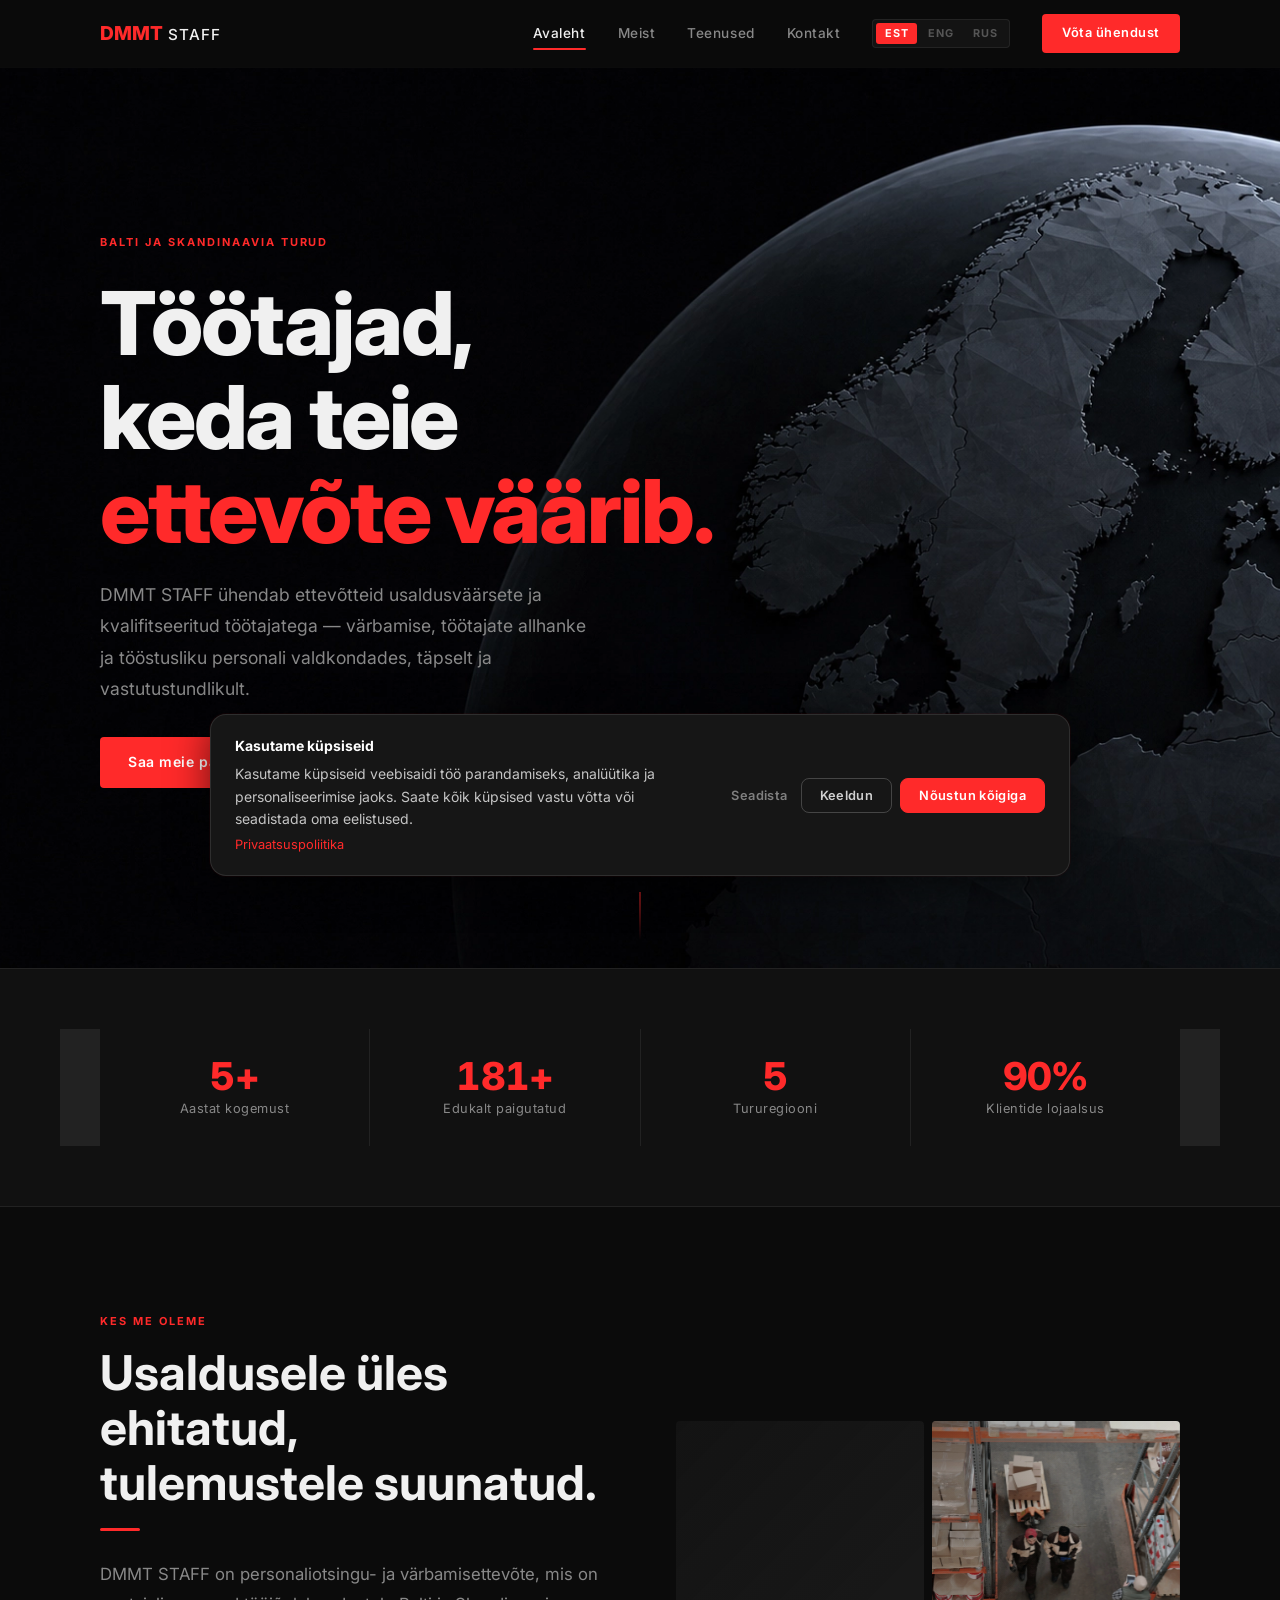
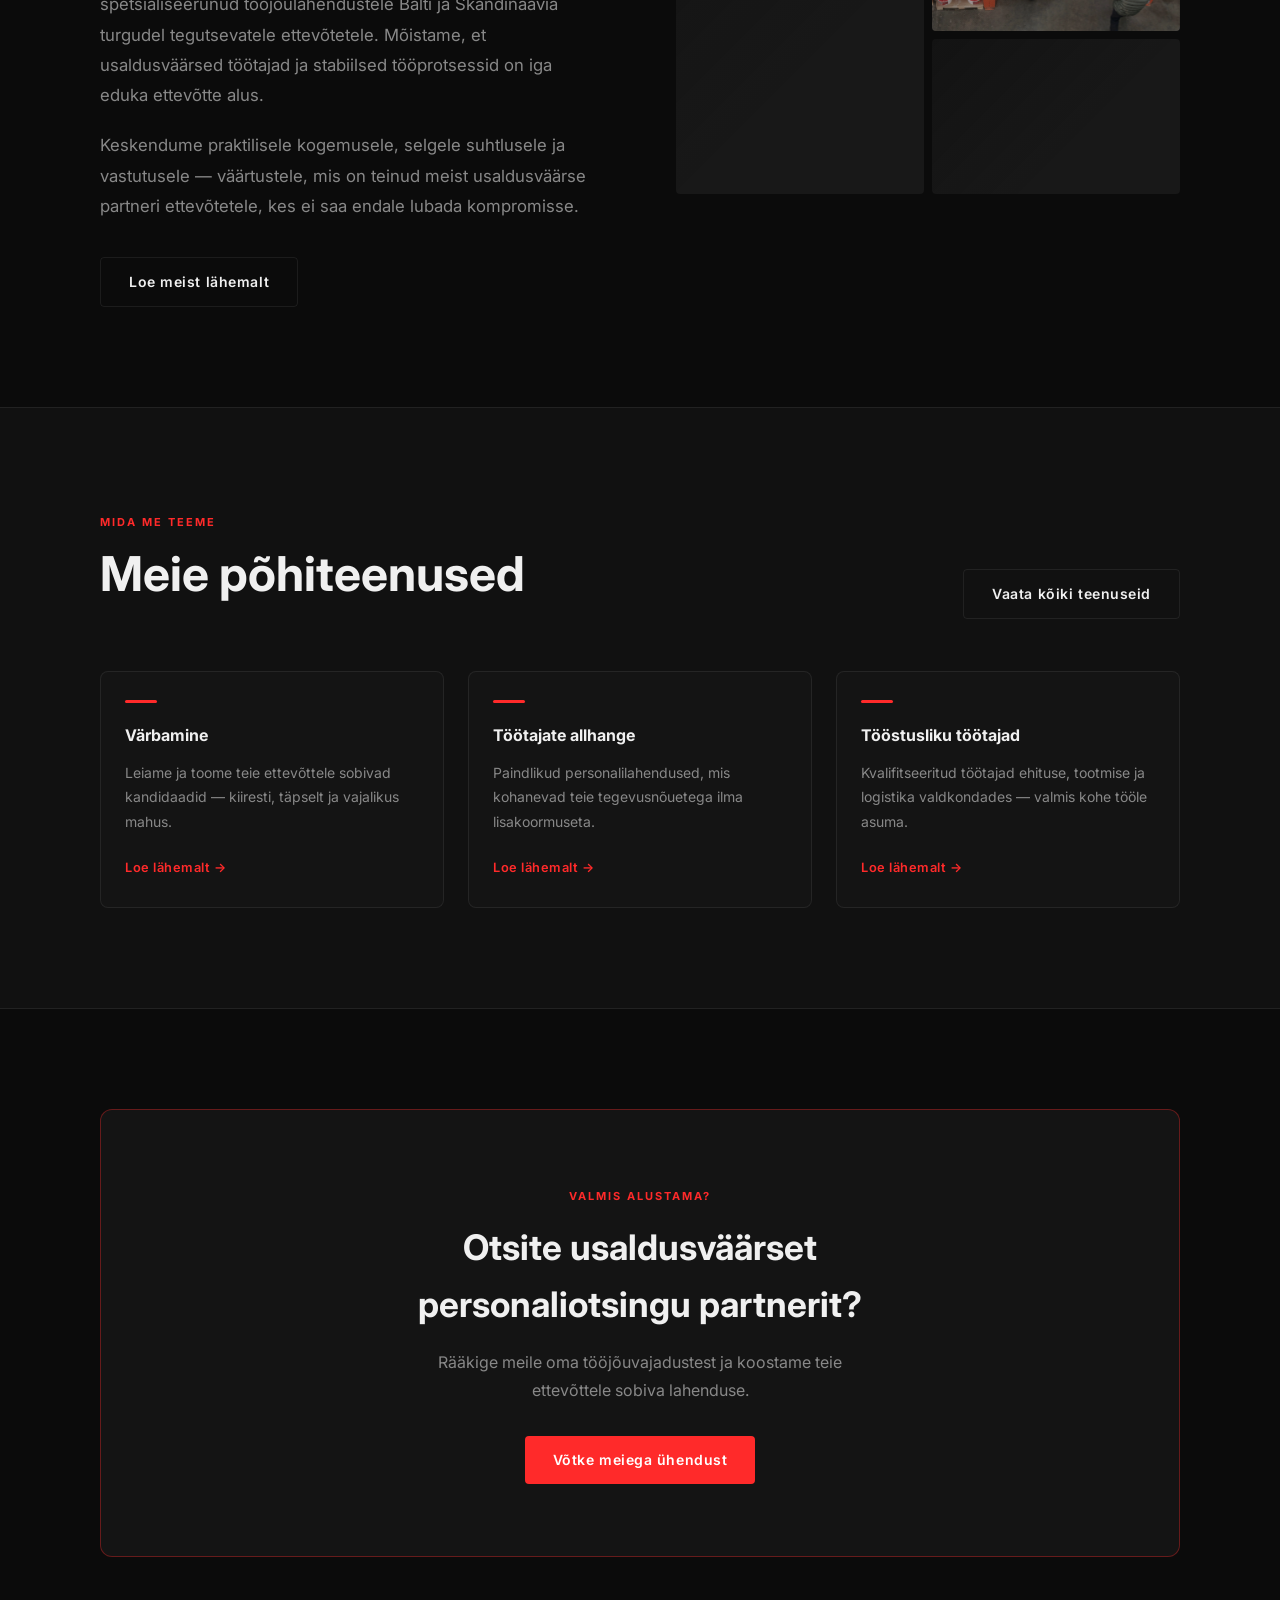
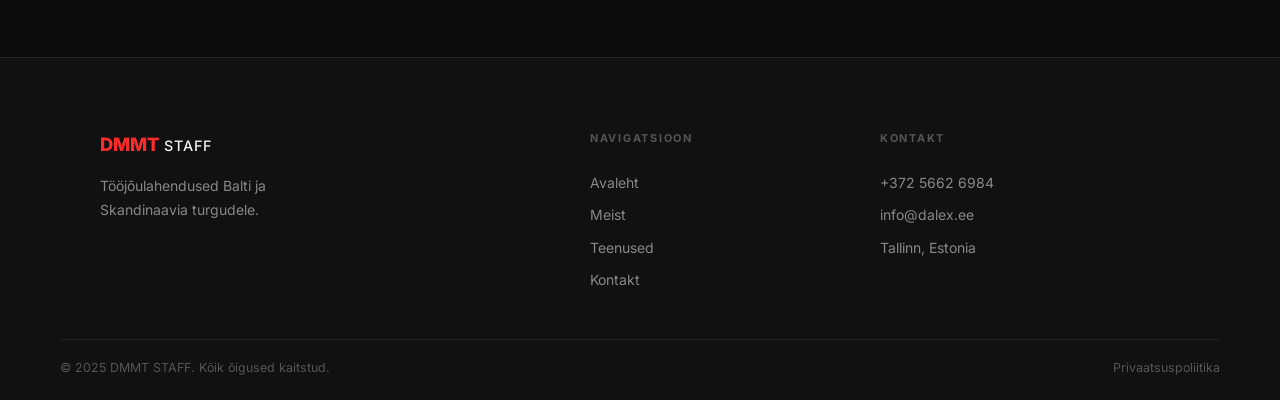
<file: index.html>
<!DOCTYPE html>
<html lang="et">
<head>
  <meta charset="UTF-8" />
  <meta name="viewport" content="width=device-width, initial-scale=1.0" />
  <meta name="description" content="DMMT STAFF — Värbamine ja tööjõulahendused Balti ja Skandinaavia turgudele." />
  <title>DMMT STAFF</title>
  <link rel="preconnect" href="https://fonts.googleapis.com" />
  <link rel="preconnect" href="https://fonts.gstatic.com" crossorigin />
  <link rel="preload" href="https://fonts.googleapis.com/css2?family=Inter:wght@400;600;700;800&family=Space+Grotesk:wght@400;700&display=swap" as="style" onload="this.onload=null;this.rel='stylesheet'" />
  <noscript><link href="https://fonts.googleapis.com/css2?family=Inter:wght@400;600;700;800&family=Space+Grotesk:wght@400;700&display=swap" rel="stylesheet" /></noscript>
  <link rel="preload" href="img/globe.webp" as="image" fetchpriority="high" />
  <link rel="stylesheet" href="css/style.css" />
  <link rel="stylesheet" href="css/home.css" />
  <link rel="stylesheet" href="css/map.css" media="print" onload="this.media='all'" />
  <link rel="stylesheet" href="css/cookies.css" media="print" onload="this.media='all'" />
</head>
<body>

  <header class="navbar">
    <div class="navbar__inner container">
      <a href="index.html" class="navbar__logo">
        <span class="dm">DMMT</span><span class="staff">STAFF</span>
      </a>
      <nav class="navbar__menu">
        <a href="index.html"    class="navbar__link" data-i18n="nav_home">Avaleht</a>
        <a href="about.html"    class="navbar__link" data-i18n="nav_about">Meist</a>
        <a href="services.html" class="navbar__link" data-i18n="nav_services">Teenused</a>
        <a href="contact.html"  class="navbar__link" data-i18n="nav_contact">Kontakt</a>
        <div class="lang-switcher">
          <button class="lang-btn" data-lang="est">EST</button>
          <button class="lang-btn" data-lang="eng">ENG</button>
          <button class="lang-btn" data-lang="rus">RUS</button>
        </div>
        <a href="contact.html" class="btn btn-primary navbar__cta" data-i18n="nav_cta">Võta ühendust</a>
      </nav>
      <button class="navbar__burger" aria-label="Toggle menu">
        <span></span><span></span><span></span>
      </button>
    </div>
  </header>

  <main>

    <!-- HERO -->
    <section class="hero">
      <div class="hero__bg" aria-hidden="true">
        <div class="hero__gradient"></div>
        <div class="hero__grid"></div>

        <!-- Globe render: full hero atmosphere, not a side element -->
        <img class="hero__globe" src="img/globe.webp" alt="" width="1717" height="916" fetchpriority="high" decoding="async" />

      </div>

      <div class="container hero__content">
        <p class="label fade-up" data-i18n="home_hero_label">Balti ja Skandinaavia turud</p>
        <h1 class="hero__title fade-up d1" data-i18n-html="home_hero_title">
          Töötajad,<br>keda teie<br><span class="accent">ettevõte väärib.</span>
        </h1>
        <p class="hero__desc fade-up d2" data-i18n="home_hero_desc">
          DMMT STAFF ühendab ettevõtteid usaldusväärsete ja kvalifitseeritud töötajatega — värbamise, töötajate allhanke ja tööstusliku personali valdkondades, täpselt ja vastutustundlikult.
        </p>
        <div class="hero__actions fade-up d3">
          <a href="contact.html"  class="btn btn-primary" data-i18n="home_hero_btn1">Saa meie partneriks</a>
          <a href="services.html" class="btn btn-outline" data-i18n="home_hero_btn2">Meie teenused</a>
        </div>
      </div>

      <div class="hero__scroll" aria-hidden="true"><span></span></div>
    </section>

    <!-- STATS -->
    <section class="section--sm section--dark">
      <div class="container stats__grid">
        <div class="stat-card">
          <span class="stat-card__value">5+</span>
          <span class="stat-card__label" data-i18n="stat_years">Aastat kogemust</span>
        </div>
        <div class="stat-card">
          <span class="stat-card__value">200+</span>
          <span class="stat-card__label" data-i18n="stat_placements">Edukalt paigutatud</span>
        </div>
        <div class="stat-card">
          <span class="stat-card__value">5</span>
          <span class="stat-card__label" data-i18n="stat_regions">Tururegiooni</span>
        </div>
        <div class="stat-card">
          <span class="stat-card__value">100%</span>
          <span class="stat-card__label" data-i18n="stat_retention">Klientide lojaalsus</span>
        </div>
      </div>
    </section>

    <!-- ABOUT PREVIEW -->
    <section class="section">
      <div class="container about-preview">
        <div class="about-preview__text">
          <span class="label fade-up" data-i18n="home_about_label">Kes me oleme</span>
          <h2 class="section-title fade-up d1" data-i18n-html="home_about_title">Usaldusele üles ehitatud,<br>tulemustele suunatud.</h2>
          <div class="divider fade-up d2"></div>
          <p class="section-desc fade-up d2" data-i18n="home_about_p1">
            DMMT STAFF on personaliotsingu- ja värbamisettevõte, mis on spetsialiseerunud tööjõulahendustele Balti ja Skandinaavia turgudel tegutsevatele ettevõtetele. Mõistame, et usaldusväärsed töötajad ja stabiilsed tööprotsessid on iga eduka ettevõtte alus.
          </p>
          <p class="section-desc fade-up d3" style="margin-top:20px" data-i18n="home_about_p2">
            Keskendume praktilisele kogemusele, selgele suhtlusele ja vastutusele — väärtustele, mis on teinud meist usaldusväärse partneri ettevõtetele, kes ei saa endale lubada kompromisse.
          </p>
          <a href="about.html" class="btn btn-outline fade-up d3" style="margin-top:36px" data-i18n="home_about_btn">
            Loe meist lähemalt
          </a>
        </div>
        <div class="about-preview__visual">
          <!-- Replace these with your own photos in img/ -->
          <div class="photo-grid">
            <div class="photo-grid__cell photo-grid__cell--tall">
              <img src="img/photo-team.webp" alt="Meeskond tööl" loading="lazy" decoding="async" />
            </div>
            <div class="photo-grid__cell">
              <img src="img/photo-workplace.webp" alt="Töökeskkond" loading="lazy" decoding="async" />
            </div>
            <div class="photo-grid__cell">
              <img src="img/photo-transport.webp" alt="Tööstuslik personal" loading="lazy" decoding="async" />
            </div>
          </div>
        </div>
      </div>
    </section>

    <!-- SERVICES PREVIEW -->
    <section class="section section--dark">
      <div class="container">
        <div class="services-header">
          <div>
            <span class="label fade-up" data-i18n="home_svc_label">Mida me teeme</span>
            <h2 class="section-title fade-up d1" data-i18n="home_svc_title">Meie põhiteenused</h2>
          </div>
          <a href="services.html" class="btn btn-outline services-header__link" data-i18n="home_svc_all">Vaata kõiki teenuseid</a>
        </div>
        <div class="services-grid">
          <div class="service-card fade-up">
            <div class="service-card__line"></div>
            <h3 class="service-card__title" data-i18n="home_svc1_title">Värbamine</h3>
            <p class="service-card__desc" data-i18n="home_svc1_desc">Leiame ja toome teie ettevõttele sobivad kandidaadid — kiiresti, täpselt ja vajalikus mahus.</p>
            <a href="services.html#recruitment" class="service-card__link" data-i18n="home_svc_link">Loe lähemalt →</a>
          </div>
          <div class="service-card fade-up d1">
            <div class="service-card__line"></div>
            <h3 class="service-card__title" data-i18n="home_svc2_title">Töötajate allhange</h3>
            <p class="service-card__desc" data-i18n="home_svc2_desc">Paindlikud personalilahendused, mis kohanevad teie tegevusnõuetega ilma lisakoormuseta.</p>
            <a href="services.html#outsourcing" class="service-card__link" data-i18n="home_svc_link">Loe lähemalt →</a>
          </div>
          <div class="service-card fade-up d2">
            <div class="service-card__line"></div>
            <h3 class="service-card__title" data-i18n="home_svc3_title">Tööstusliku töötajad</h3>
            <p class="service-card__desc" data-i18n="home_svc3_desc">Kvalifitseeritud töötajad ehituse, tootmise ja logistika valdkondades — valmis kohe tööle asuma.</p>
            <a href="services.html#construction" class="service-card__link" data-i18n="home_svc_link">Loe lähemalt →</a>
          </div>
        </div>
      </div>
    </section>

    <!-- CTA -->
    <section class="section">
      <div class="container">
        <div class="cta-box fade-up">
          <div class="cta-box__glow" aria-hidden="true"></div>
          <span class="label" data-i18n="home_cta_label">Valmis alustama?</span>
          <h2 class="cta-box__title" data-i18n="home_cta_title">Otsite usaldusväärset personaliotsingu partnerit?</h2>
          <p class="cta-box__desc" data-i18n="home_cta_desc">
            Rääkige meile oma tööjõuvajadustest ja koostame teie ettevõttele sobiva lahenduse.
          </p>
          <a href="contact.html" class="btn btn-primary" data-i18n="home_cta_btn">Võtke meiega ühendust</a>
        </div>
      </div>
    </section>

  </main>

  <footer class="footer">
    <div class="footer__inner container">
      <div class="footer__brand">
        <a href="index.html" class="footer__logo">
          <span class="dm">DMMT</span><span class="staff">STAFF</span>
        </a>
        <p class="footer__tagline" data-i18n-html="footer_tagline">Tööjõulahendused Balti ja<br>Skandinaavia turgudele.</p>
      </div>
      <div class="footer__nav-col">
        <span class="footer__col-title" data-i18n="footer_nav_title">Navigatsioon</span>
        <a href="index.html"    class="footer__nav-link" data-i18n="nav_home">Avaleht</a>
        <a href="about.html"    class="footer__nav-link" data-i18n="nav_about">Meist</a>
        <a href="services.html" class="footer__nav-link" data-i18n="nav_services">Teenused</a>
        <a href="contact.html"  class="footer__nav-link" data-i18n="nav_contact">Kontakt</a>
      </div>
      <div class="footer__contact-col">
        <span class="footer__col-title" data-i18n="footer_contact_title">Kontakt</span>
        <a href="tel:+37256626984"     class="footer__contact-link">+372 5662 6984</a>
        <a href="mailto:info@dalex.ee" class="footer__contact-link">info@dalex.ee</a>
        <span class="footer__contact-link footer__contact-plain">Tallinn, Estonia</span>
      </div>
    </div>
    <div class="footer__bottom container">
      <span class="footer__copy" data-i18n="footer_copy">© 2025 DMMT STAFF. Kõik õigused kaitstud.</span>
      <a href="privacy.html" class="footer__legal-link" data-i18n="nav_privacy">Privaatsuspoliitika</a>
    </div>
  </footer>

  <script src="js/translations.js"></script>
  <script src="js/main.js"></script>
  <script src="js/cookies.js"></script>
</body>
</html>
</file>
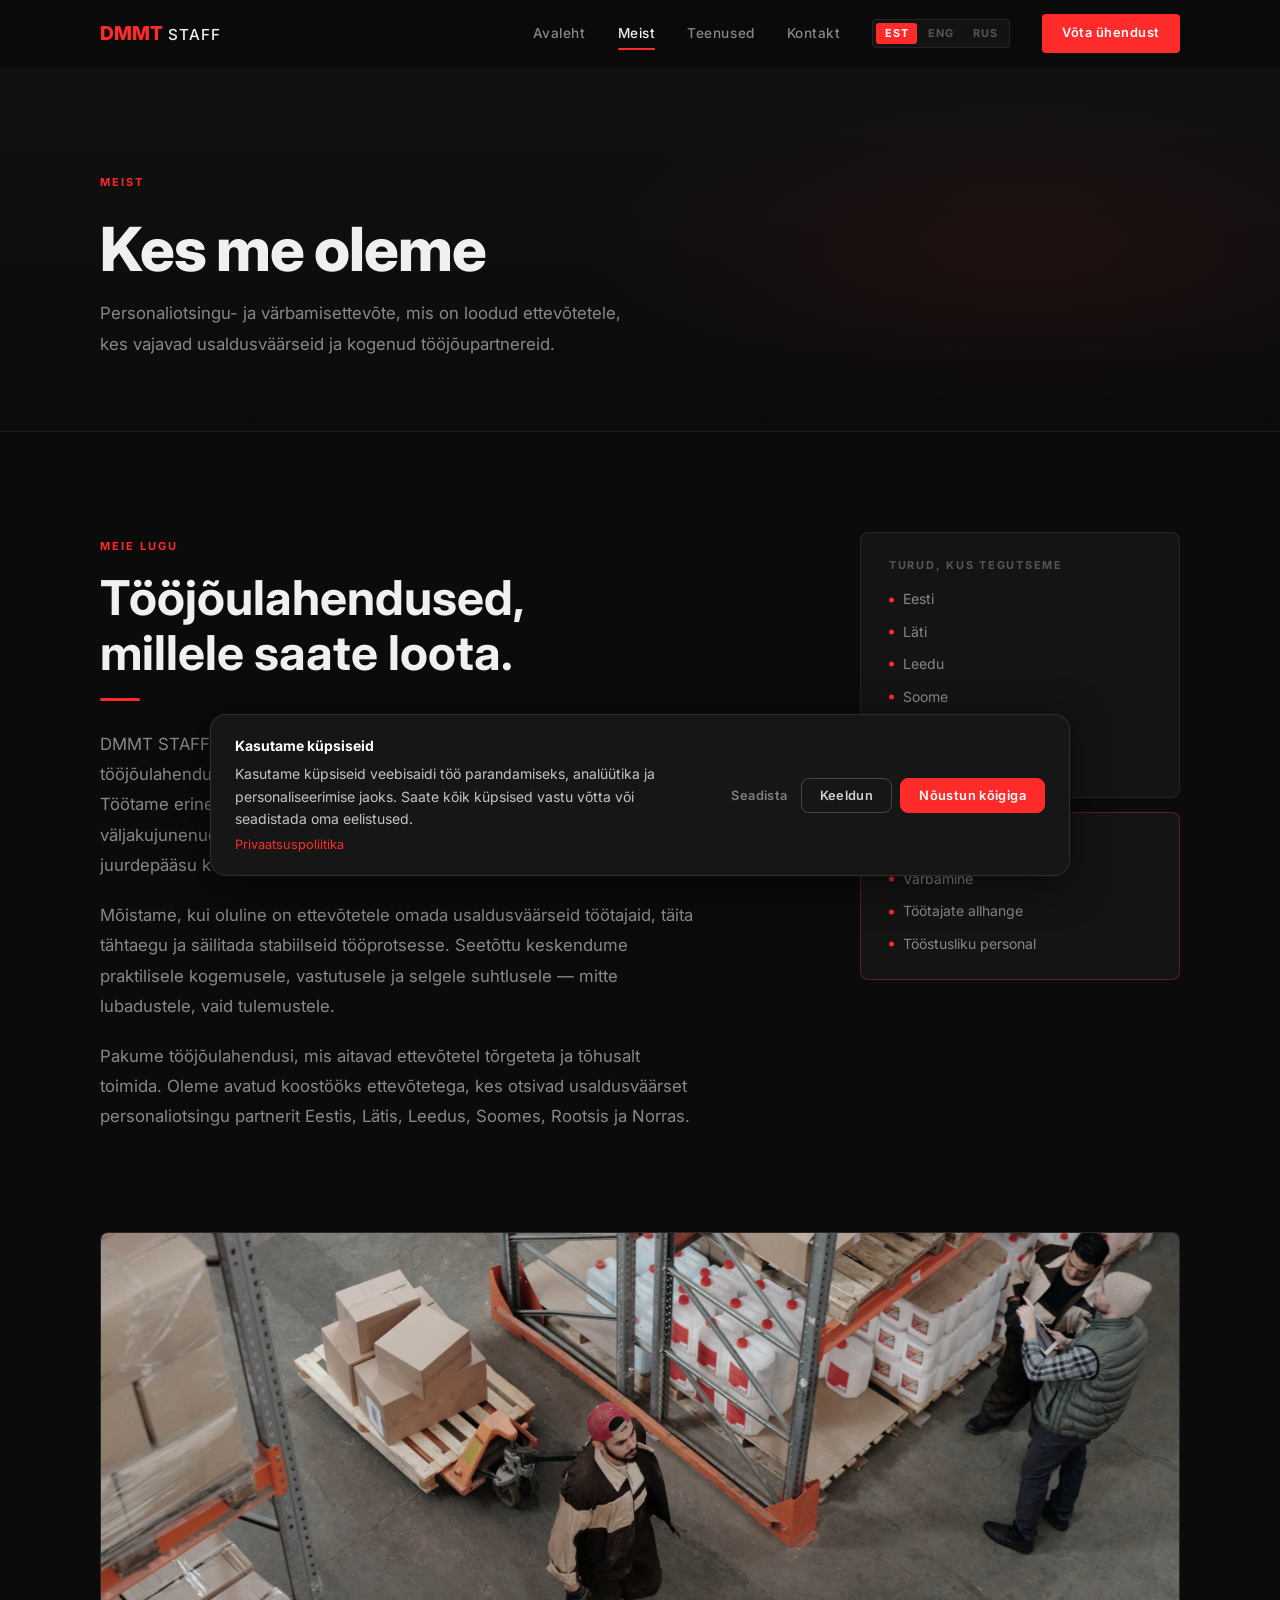
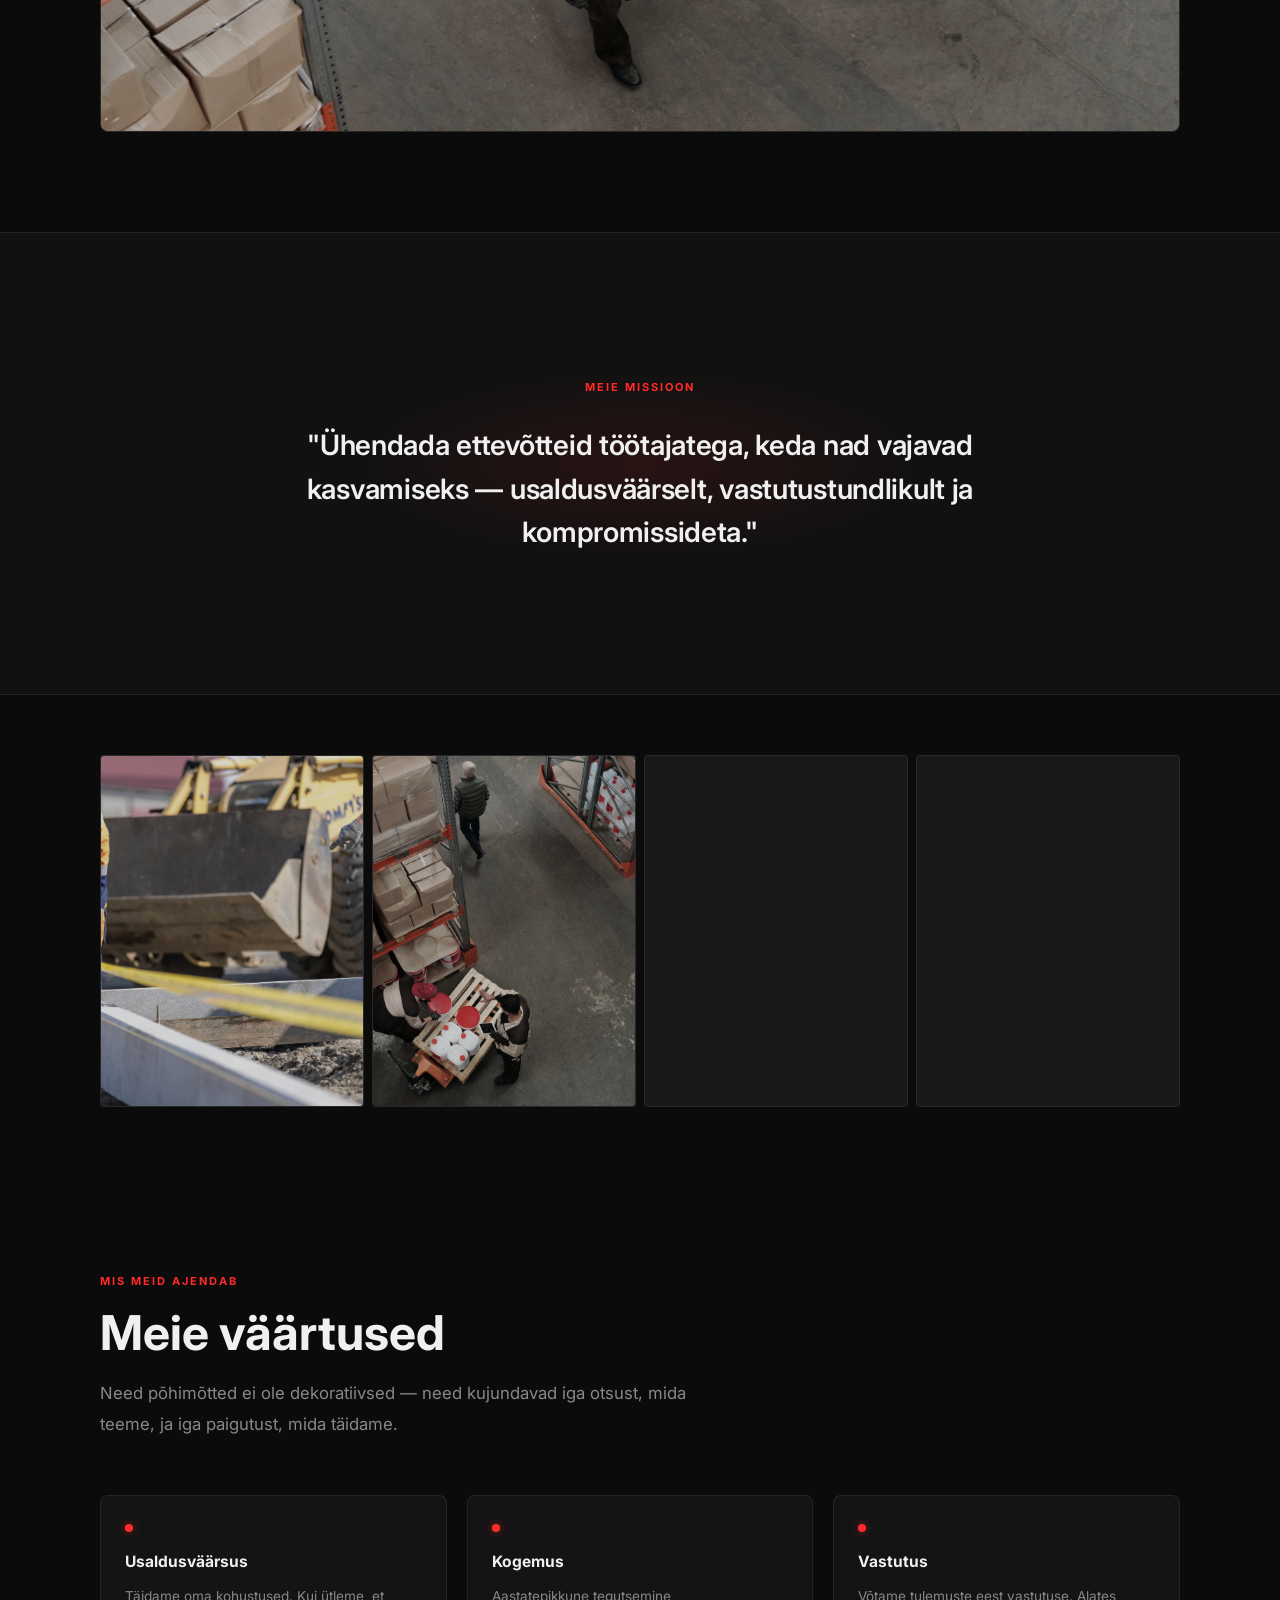
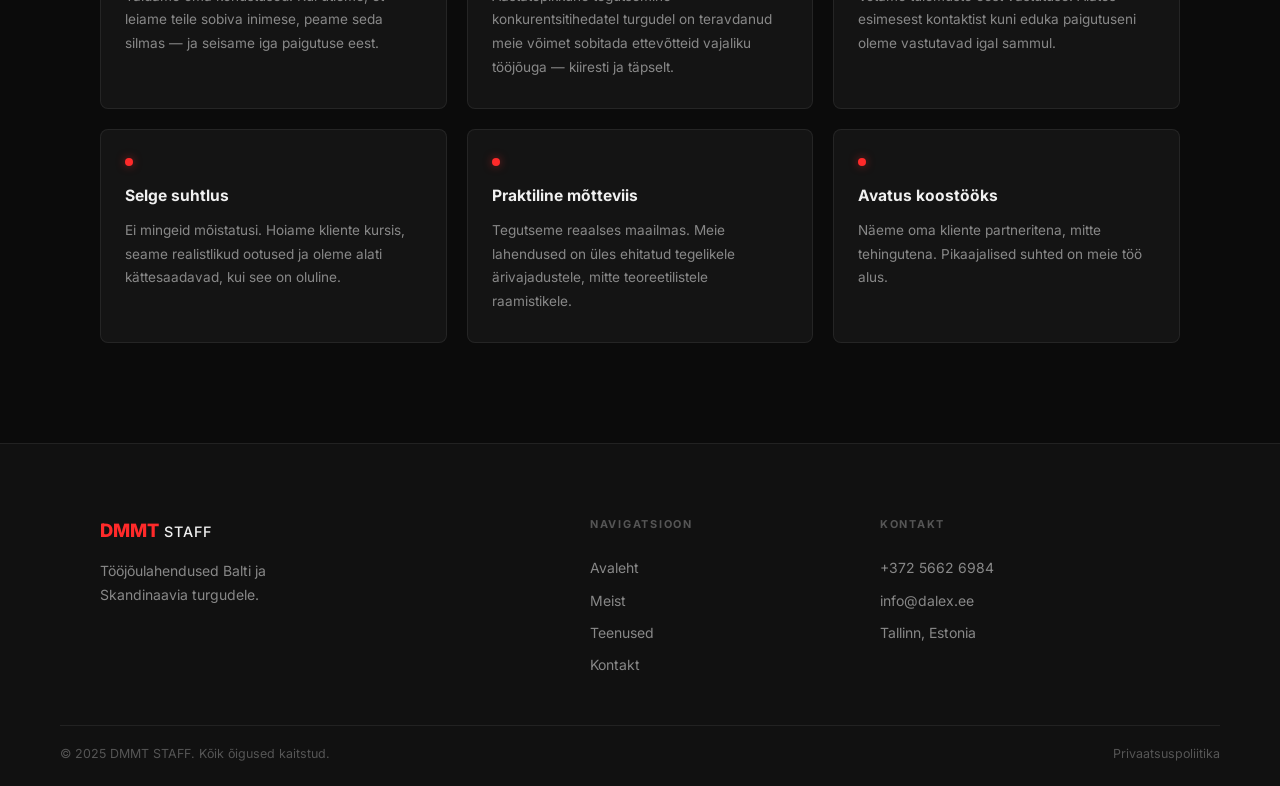
<file: about.html>
<!DOCTYPE html>
<html lang="et">
<head>
  <meta charset="UTF-8" />
  <meta name="viewport" content="width=device-width, initial-scale=1.0" />
  <title>Meist — DMMT STAFF</title>
  <link rel="preconnect" href="https://fonts.googleapis.com" />
  <link rel="preconnect" href="https://fonts.gstatic.com" crossorigin />
  <link rel="preload" href="https://fonts.googleapis.com/css2?family=Inter:wght@400;600;700;800&family=Space+Grotesk:wght@400;700&display=swap" as="style" onload="this.onload=null;this.rel='stylesheet'" />
  <noscript><link href="https://fonts.googleapis.com/css2?family=Inter:wght@400;600;700;800&family=Space+Grotesk:wght@400;700&display=swap" rel="stylesheet" /></noscript>
  <link rel="stylesheet" href="css/style.css" />
  <link rel="stylesheet" href="css/about.css" />
  <link rel="stylesheet" href="css/cookies.css" media="print" onload="this.media='all'" />
</head>
<body>

  <header class="navbar">
    <div class="navbar__inner container">
      <a href="index.html" class="navbar__logo">
        <span class="dm">DMMT</span><span class="staff">STAFF</span>
      </a>
      <nav class="navbar__menu">
        <a href="index.html"    class="navbar__link" data-i18n="nav_home">Avaleht</a>
        <a href="about.html"    class="navbar__link" data-i18n="nav_about">Meist</a>
        <a href="services.html" class="navbar__link" data-i18n="nav_services">Teenused</a>
        <a href="contact.html"  class="navbar__link" data-i18n="nav_contact">Kontakt</a>
        <div class="lang-switcher">
          <button class="lang-btn" data-lang="est">EST</button>
          <button class="lang-btn" data-lang="eng">ENG</button>
          <button class="lang-btn" data-lang="rus">RUS</button>
        </div>
        <a href="contact.html" class="btn btn-primary navbar__cta" data-i18n="nav_cta">Võta ühendust</a>
      </nav>
      <button class="navbar__burger" aria-label="Toggle menu">
        <span></span><span></span><span></span>
      </button>
    </div>
  </header>

  <main>

    <section class="page-hero">
      <div class="page-hero__content container">
        <span class="label fade-up" data-i18n="about_hero_label">Meist</span>
        <h1 class="page-hero__title fade-up d1" data-i18n="about_hero_title">Kes me oleme</h1>
        <p class="page-hero__desc fade-up d2" data-i18n="about_hero_desc">
          Personaliotsingu- ja värbamisettevõte, mis on loodud ettevõtetele, kes vajavad usaldusväärseid ja kogenud tööjõupartnereid.
        </p>
      </div>
    </section>

    <!-- STORY -->
    <section class="section">
      <div class="container about-desc">
        <div class="about-desc__text">
          <span class="label fade-up" data-i18n="about_story_label">Meie lugu</span>
          <h2 class="section-title fade-up d1" data-i18n-html="about_story_title">Tööjõulahendused,<br>millele saate loota.</h2>
          <div class="divider fade-up d2"></div>
          <p class="section-desc fade-up d2" data-i18n="about_story_p1">
            DMMT STAFF on ettevõte, mis on spetsialiseerunud personaliotsingu- ja tööjõulahendustele Balti ja Skandinaavia turgudel tegutsevatele ettevõtetele. Töötame erineva suurusega ettevõtetega — kasvavatest idufirmadest kuni väljakujunenud ettevõteteni —, kes vajavad järjepidevat ja usaldusväärset juurdepääsu kvalifitseeritud personalile.
          </p>
          <p class="section-desc fade-up d3" style="margin-top:20px" data-i18n="about_story_p2">
            Mõistame, kui oluline on ettevõtetele omada usaldusväärseid töötajaid, täita tähtaegu ja säilitada stabiilseid tööprotsesse. Seetõttu keskendume praktilisele kogemusele, vastutusele ja selgele suhtlusele — mitte lubadustele, vaid tulemustele.
          </p>
          <p class="section-desc fade-up d3" style="margin-top:20px" data-i18n="about_story_p3">
            Pakume tööjõulahendusi, mis aitavad ettevõtetel tõrgeteta ja tõhusalt toimida. Oleme avatud koostööks ettevõtetega, kes otsivad usaldusväärset personaliotsingu partnerit Eestis, Lätis, Leedus, Soomes, Rootsis ja Norras.
          </p>
        </div>

        <div class="about-desc__aside">
          <div class="aside-card">
            <span class="aside-card__label" data-i18n="about_markets_label">Turud, kus tegutseme</span>
            <ul class="aside-card__list">
              <li data-i18n="about_m1">Eesti</li>
              <li data-i18n="about_m2">Läti</li>
              <li data-i18n="about_m3">Leedu</li>
              <li data-i18n="about_m4">Soome</li>
              <li data-i18n="about_m5">Rootsi</li>
              <li data-i18n="about_m6">Norra</li>
            </ul>
          </div>
          <div class="aside-card aside-card--accent">
            <span class="aside-card__label" data-i18n="about_focus_label">Meie fookus</span>
            <ul class="aside-card__list">
              <li data-i18n="about_f1">Värbamine</li>
              <li data-i18n="about_f2">Töötajate allhange</li>
              <li data-i18n="about_f3">Tööstusliku personal</li>
            </ul>
          </div>
        </div>
      </div>
    </section>

    <!-- WORKPLACE PHOTO -->
    <section class="workplace-section">
      <div class="container">
        <div class="workplace-img">
          <img src="img/photo-workplace-wide.jpg" alt="Töökeskkond" loading="lazy" decoding="async" />
        </div>
      </div>
    </section>

    <!-- MISSION -->
    <section class="section section--dark">
      <div class="container">
        <div class="mission">
          <div class="mission__glow" aria-hidden="true"></div>
          <span class="label" data-i18n="about_mission_label">Meie missioon</span>
          <blockquote class="mission__quote fade-up d1" data-i18n="about_mission_quote">
            "Ühendada ettevõtteid töötajatega, keda nad vajavad kasvamiseks — usaldusväärselt, vastutustundlikult ja kompromissideta."
          </blockquote>
        </div>
      </div>
    </section>

    <!-- TEAM STRIP -->
    <section class="section--sm">
      <div class="container">
        <div class="team-strip">
          <div class="team-strip__cell">
            <img src="img/photo-worker-1.jpg" alt="" loading="lazy" decoding="async" />
          </div>
          <div class="team-strip__cell">
            <img src="img/photo-worker-2.webp" alt="" loading="lazy" decoding="async" />
          </div>
          <div class="team-strip__cell">
            <img src="img/photo-worker-3.jpg" alt="" loading="lazy" decoding="async" />
          </div>
          <div class="team-strip__cell">
            <img src="img/photo-tools.jpg" alt="" loading="lazy" decoding="async" />
          </div>
        </div>
      </div>
    </section>

    <!-- VALUES -->
    <section class="section">
      <div class="container">
        <div style="margin-bottom:56px">
          <span class="label fade-up" data-i18n="about_values_label">Mis meid ajendab</span>
          <h2 class="section-title fade-up d1" data-i18n="about_values_title">Meie väärtused</h2>
          <p class="section-desc fade-up d2" data-i18n="about_values_desc">
            Need põhimõtted ei ole dekoratiivsed — need kujundavad iga otsust, mida teeme, ja iga paigutust, mida täidame.
          </p>
        </div>
        <div class="values-grid">
          <div class="value-card fade-up">
            <div class="value-card__dot"></div>
            <h3 class="value-card__title" data-i18n="val1_title">Usaldusväärsus</h3>
            <p class="value-card__desc" data-i18n="val1_desc">Täidame oma kohustused. Kui ütleme, et leiame teile sobiva inimese, peame seda silmas — ja seisame iga paigutuse eest.</p>
          </div>
          <div class="value-card fade-up d1">
            <div class="value-card__dot"></div>
            <h3 class="value-card__title" data-i18n="val2_title">Kogemus</h3>
            <p class="value-card__desc" data-i18n="val2_desc">Aastatepikkune tegutsemine konkurentsitihedatel turgudel on teravdanud meie võimet sobitada ettevõtteid vajaliku tööjõuga — kiiresti ja täpselt.</p>
          </div>
          <div class="value-card fade-up d2">
            <div class="value-card__dot"></div>
            <h3 class="value-card__title" data-i18n="val3_title">Vastutus</h3>
            <p class="value-card__desc" data-i18n="val3_desc">Võtame tulemuste eest vastutuse. Alates esimesest kontaktist kuni eduka paigutuseni oleme vastutavad igal sammul.</p>
          </div>
          <div class="value-card fade-up">
            <div class="value-card__dot"></div>
            <h3 class="value-card__title" data-i18n="val4_title">Selge suhtlus</h3>
            <p class="value-card__desc" data-i18n="val4_desc">Ei mingeid mõistatusi. Hoiame kliente kursis, seame realistlikud ootused ja oleme alati kättesaadavad, kui see on oluline.</p>
          </div>
          <div class="value-card fade-up d1">
            <div class="value-card__dot"></div>
            <h3 class="value-card__title" data-i18n="val5_title">Praktiline mõtteviis</h3>
            <p class="value-card__desc" data-i18n="val5_desc">Tegutseme reaalses maailmas. Meie lahendused on üles ehitatud tegelikele ärivajadustele, mitte teoreetilistele raamistikele.</p>
          </div>
          <div class="value-card fade-up d2">
            <div class="value-card__dot"></div>
            <h3 class="value-card__title" data-i18n="val6_title">Avatus koostööks</h3>
            <p class="value-card__desc" data-i18n="val6_desc">Näeme oma kliente partneritena, mitte tehingutena. Pikaajalised suhted on meie töö alus.</p>
          </div>
        </div>
      </div>
    </section>

  </main>

  <footer class="footer">
    <div class="footer__inner container">
      <div class="footer__brand">
        <a href="index.html" class="footer__logo"><span class="dm">DMMT</span><span class="staff">STAFF</span></a>
        <p class="footer__tagline" data-i18n-html="footer_tagline">Tööjõulahendused Balti ja<br>Skandinaavia turgudele.</p>
      </div>
      <div class="footer__nav-col">
        <span class="footer__col-title" data-i18n="footer_nav_title">Navigatsioon</span>
        <a href="index.html"    class="footer__nav-link" data-i18n="nav_home">Avaleht</a>
        <a href="about.html"    class="footer__nav-link" data-i18n="nav_about">Meist</a>
        <a href="services.html" class="footer__nav-link" data-i18n="nav_services">Teenused</a>
        <a href="contact.html"  class="footer__nav-link" data-i18n="nav_contact">Kontakt</a>
      </div>
      <div class="footer__contact-col">
        <span class="footer__col-title" data-i18n="footer_contact_title">Kontakt</span>
        <a href="tel:+37256626984"     class="footer__contact-link">+372 5662 6984</a>
        <a href="mailto:info@dalex.ee" class="footer__contact-link">info@dalex.ee</a>
        <span class="footer__contact-link footer__contact-plain">Tallinn, Estonia</span>
      </div>
    </div>
    <div class="footer__bottom container">
      <span class="footer__copy" data-i18n="footer_copy">© 2025 DMMT STAFF. Kõik õigused kaitstud.</span>
      <a href="privacy.html" class="footer__legal-link" data-i18n="nav_privacy">Privaatsuspoliitika</a>
    </div>
  </footer>

  <script src="js/translations.js"></script>
  <script src="js/main.js"></script>
  <script src="js/cookies.js"></script>
</body>
</html>
</file>
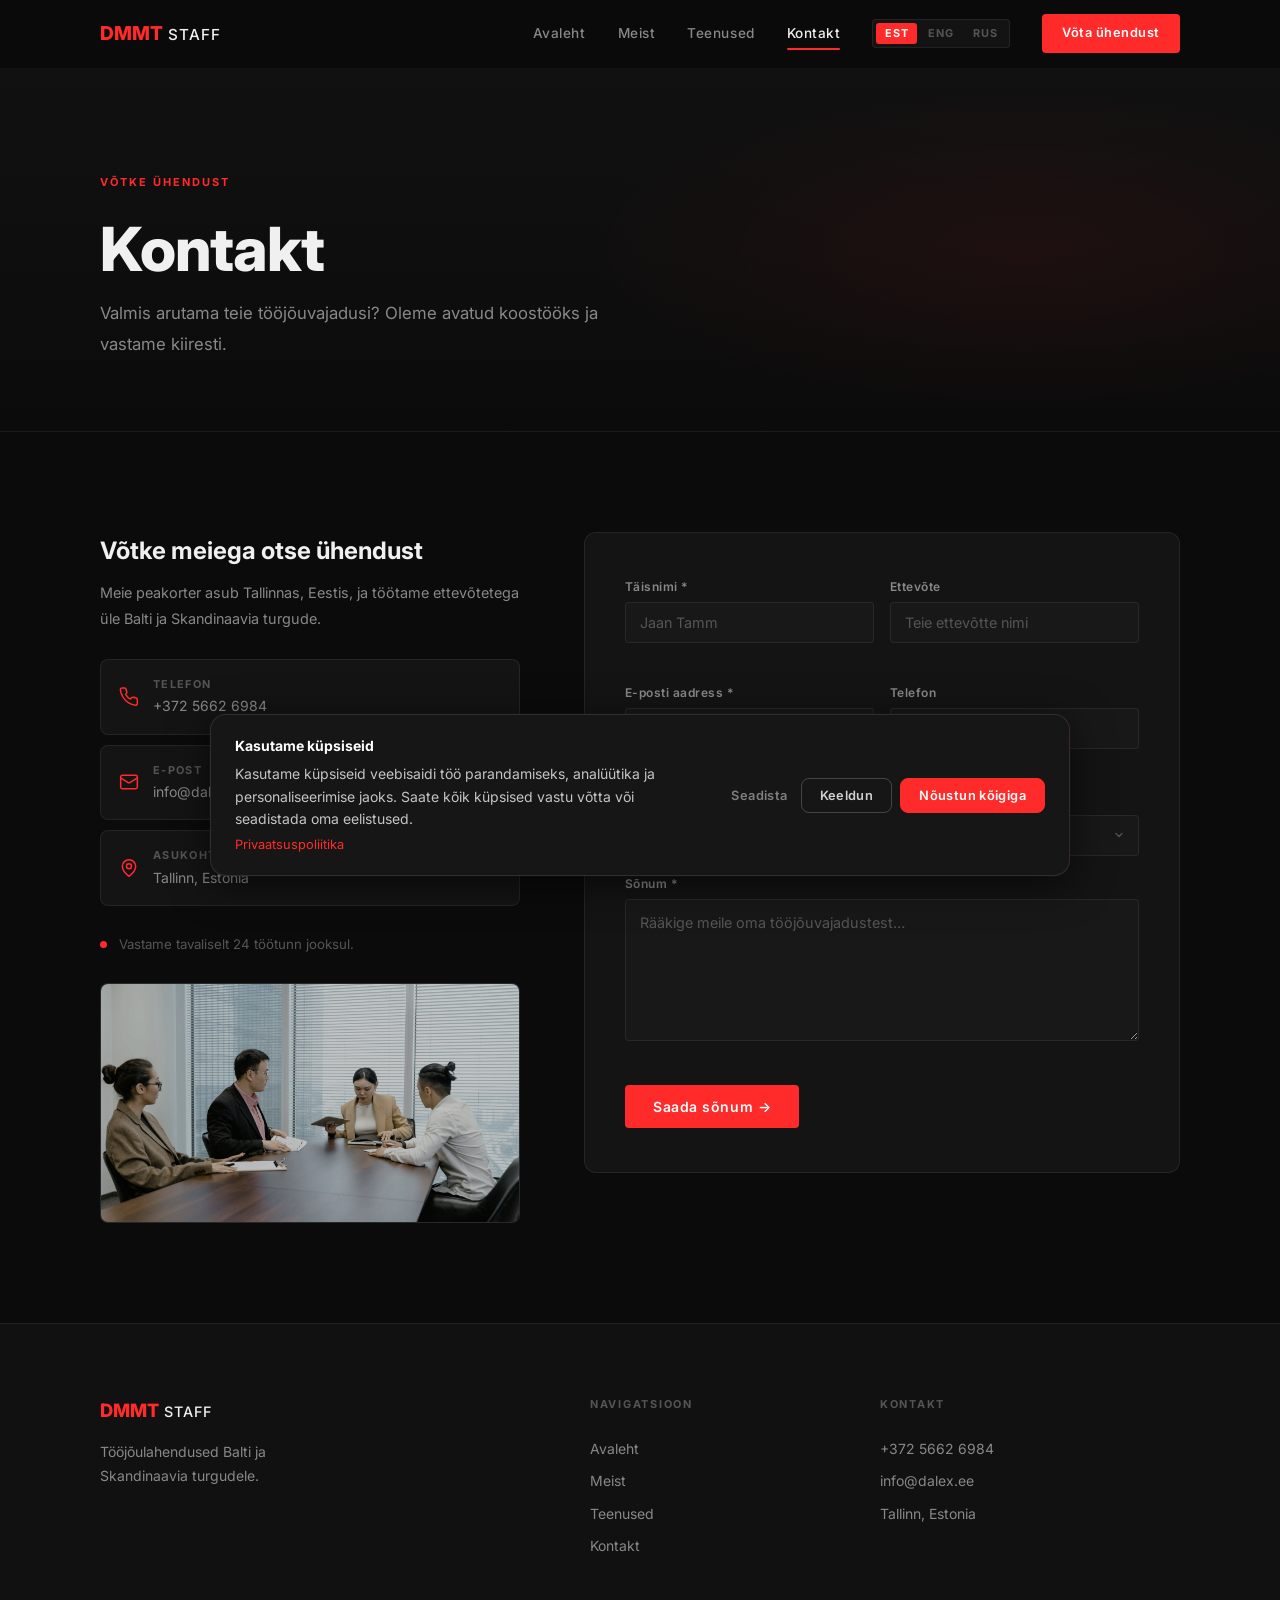
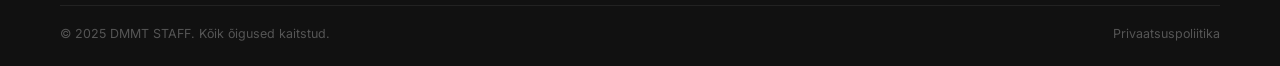
<file: contact.html>
<!DOCTYPE html>
<html lang="et">
<head>
  <meta charset="UTF-8" />
  <meta name="viewport" content="width=device-width, initial-scale=1.0" />
  <title>Kontakt — DMMT STAFF</title>
  <link rel="preconnect" href="https://fonts.googleapis.com" />
  <link rel="preconnect" href="https://fonts.gstatic.com" crossorigin />
  <link rel="preload" href="https://fonts.googleapis.com/css2?family=Inter:wght@400;600;700;800&family=Space+Grotesk:wght@400;700&display=swap" as="style" onload="this.onload=null;this.rel='stylesheet'" />
  <noscript><link href="https://fonts.googleapis.com/css2?family=Inter:wght@400;600;700;800&family=Space+Grotesk:wght@400;700&display=swap" rel="stylesheet" /></noscript>
  <link rel="stylesheet" href="css/style.css" />
  <link rel="stylesheet" href="css/contact.css" />
  <link rel="stylesheet" href="css/cookies.css" media="print" onload="this.media='all'" />
</head>
<body>

  <header class="navbar">
    <div class="navbar__inner container">
      <a href="index.html" class="navbar__logo">
        <span class="dm">DMMT</span><span class="staff">STAFF</span>
      </a>
      <nav class="navbar__menu">
        <a href="index.html"    class="navbar__link" data-i18n="nav_home">Avaleht</a>
        <a href="about.html"    class="navbar__link" data-i18n="nav_about">Meist</a>
        <a href="services.html" class="navbar__link" data-i18n="nav_services">Teenused</a>
        <a href="contact.html"  class="navbar__link" data-i18n="nav_contact">Kontakt</a>
        <div class="lang-switcher">
          <button class="lang-btn" data-lang="est">EST</button>
          <button class="lang-btn" data-lang="eng">ENG</button>
          <button class="lang-btn" data-lang="rus">RUS</button>
        </div>
        <a href="contact.html" class="btn btn-primary navbar__cta" data-i18n="nav_cta">Võta ühendust</a>
      </nav>
      <button class="navbar__burger" aria-label="Toggle menu">
        <span></span><span></span><span></span>
      </button>
    </div>
  </header>

  <main>

    <section class="page-hero">
      <div class="page-hero__content container">
        <span class="label fade-up" data-i18n="contact_hero_label">Võtke ühendust</span>
        <h1 class="page-hero__title fade-up d1" data-i18n="contact_hero_title">Kontakt</h1>
        <p class="page-hero__desc fade-up d2" data-i18n="contact_hero_desc">
          Valmis arutama teie tööjõuvajadusi? Oleme avatud koostööks ja vastame kiiresti.
        </p>
      </div>
    </section>

    <section class="section">
      <div class="container contact-grid">

        <!-- Info -->
        <div class="contact-info">
          <h2 class="contact-info__title" data-i18n="contact_info_title">Võtke meiega otse ühendust</h2>
          <p class="contact-info__sub" data-i18n="contact_info_sub">
            Meie peakorter asub Tallinnas, Eestis, ja töötame ettevõtetega üle Balti ja Skandinaavia turgude.
          </p>

          <div class="contact-cards">
            <div class="contact-card">
              <div class="contact-card__icon">
                <svg width="20" height="20" viewBox="0 0 24 24" fill="none" stroke="currentColor" stroke-width="1.8" stroke-linecap="round" stroke-linejoin="round"><path d="M22 16.92v3a2 2 0 0 1-2.18 2 19.79 19.79 0 0 1-8.63-3.07A19.5 19.5 0 0 1 4.69 12a19.79 19.79 0 0 1-3.07-8.67A2 2 0 0 1 3.6 1.18h3a2 2 0 0 1 2 1.72c.127.96.361 1.903.7 2.81a2 2 0 0 1-.45 2.11L7.91 8.78a16 16 0 0 0 5.67 5.67l1.67-1.67a2 2 0 0 1 2.11-.45c.907.339 1.85.573 2.81.7a2 2 0 0 1 1.72 2.09z"/></svg>
              </div>
              <div class="contact-card__text">
                <span class="contact-card__label" data-i18n="label_phone">Telefon</span>
                <a href="tel:+37256626984" class="contact-card__value">+372 5662 6984</a>
              </div>
            </div>
            <div class="contact-card">
              <div class="contact-card__icon">
                <svg width="20" height="20" viewBox="0 0 24 24" fill="none" stroke="currentColor" stroke-width="1.8" stroke-linecap="round" stroke-linejoin="round"><rect width="20" height="16" x="2" y="4" rx="2"/><path d="m22 7-8.97 5.7a1.94 1.94 0 0 1-2.06 0L2 7"/></svg>
              </div>
              <div class="contact-card__text">
                <span class="contact-card__label" data-i18n="label_email">E-post</span>
                <a href="mailto:info@dalex.ee" class="contact-card__value">info@dalex.ee</a>
              </div>
            </div>
            <div class="contact-card">
              <div class="contact-card__icon">
                <svg width="20" height="20" viewBox="0 0 24 24" fill="none" stroke="currentColor" stroke-width="1.8" stroke-linecap="round" stroke-linejoin="round"><path d="M20 10c0 6-8 12-8 12s-8-6-8-12a8 8 0 0 1 16 0Z"/><circle cx="12" cy="10" r="3"/></svg>
              </div>
              <div class="contact-card__text">
                <span class="contact-card__label" data-i18n="label_location">Asukoht</span>
                <span class="contact-card__value">Tallinn, Estonia</span>
              </div>
            </div>
          </div>

          <div class="contact-note">
            <span class="contact-note__dot"></span>
            <p data-i18n="contact_note">Vastame tavaliselt 24 töötunn jooksul.</p>
          </div>

          <div class="contact-scene">
            <img src="img/contact-office.webp" alt="Meie kontor Tallinnas" loading="lazy" decoding="async" />
          </div>
        </div>

        <!-- Form -->
        <div class="contact-form-wrap">
          <form id="contactForm" class="contact-form" novalidate>

            <div class="form-row">
              <div class="form-group">
                <label for="name" class="form-label" data-i18n="form_name_label">Täisnimi *</label>
                <input id="name" name="name" type="text" class="form-input"
                  data-i18n-ph="form_name_ph" placeholder="Jaan Tamm" />
                <span class="form-error" id="err-name"></span>
              </div>
              <div class="form-group">
                <label for="company" class="form-label" data-i18n="form_company_label">Ettevõte</label>
                <input id="company" name="company" type="text" class="form-input"
                  data-i18n-ph="form_company_ph" placeholder="Teie ettevõtte nimi" />
              </div>
            </div>

            <div class="form-row">
              <div class="form-group">
                <label for="email" class="form-label" data-i18n="form_email_label">E-posti aadress *</label>
                <input id="email" name="email" type="email" class="form-input"
                  data-i18n-ph="form_email_ph" placeholder="teie@ettevote.ee" />
                <span class="form-error" id="err-email"></span>
              </div>
              <div class="form-group">
                <label for="phone" class="form-label" data-i18n="form_phone_label">Telefon</label>
                <input id="phone" name="phone" type="tel" class="form-input" placeholder="+372 …" />
              </div>
            </div>

            <div class="form-group">
              <label for="service" class="form-label" data-i18n="form_service_label">Huvipakkuv teenus</label>
              <select id="service" name="service" class="form-input form-select">
                <option value="" data-i18n="form_svc_default">Valige teenus…</option>
                <option value="recruitment"   data-i18n="form_svc1">Värbamine</option>
                <option value="outsourcing"   data-i18n="form_svc2">Töötajate allhange</option>
                <option value="construction"  data-i18n="form_svc3">Ehituse töötajad</option>
                <option value="manufacturing" data-i18n="form_svc4">Tootmise töötajad</option>
                <option value="logistics"     data-i18n="form_svc5">Logistika töötajad</option>
                <option value="other"         data-i18n="form_svc6">Muu / Üldine päring</option>
              </select>
            </div>

            <div class="form-group">
              <label for="message" class="form-label" data-i18n="form_message_label">Sõnum *</label>
              <textarea id="message" name="message" class="form-input form-textarea" rows="5"
                data-i18n-ph="form_msg_ph" placeholder="Rääkige meile oma tööjõuvajadustest…"></textarea>
              <span class="form-error" id="err-message"></span>
            </div>

            <button type="submit" class="btn btn-primary form-submit" data-i18n="form_submit">
              Saada sõnum →
            </button>
          </form>

          <div id="formSuccess" class="form-success" style="display:none">
            <div class="form-success__icon">✓</div>
            <h3 class="form-success__title" data-i18n="success_title">Sõnum vastu võetud</h3>
            <p class="form-success__desc" data-i18n="success_desc">
              Täname, et võtsite meiega ühendust. Vaatame teie sõnumi läbi ja võtame teiega peagi ühendust.
            </p>
            <button id="resetForm" class="btn btn-outline" data-i18n="success_btn">Saada uus sõnum</button>
          </div>
        </div>

      </div>
    </section>

  </main>

  <footer class="footer">
    <div class="footer__inner container">
      <div class="footer__brand">
        <a href="index.html" class="footer__logo"><span class="dm">DMMT</span><span class="staff">STAFF</span></a>
        <p class="footer__tagline" data-i18n-html="footer_tagline">Tööjõulahendused Balti ja<br>Skandinaavia turgudele.</p>
      </div>
      <div class="footer__nav-col">
        <span class="footer__col-title" data-i18n="footer_nav_title">Navigatsioon</span>
        <a href="index.html"    class="footer__nav-link" data-i18n="nav_home">Avaleht</a>
        <a href="about.html"    class="footer__nav-link" data-i18n="nav_about">Meist</a>
        <a href="services.html" class="footer__nav-link" data-i18n="nav_services">Teenused</a>
        <a href="contact.html"  class="footer__nav-link" data-i18n="nav_contact">Kontakt</a>
      </div>
      <div class="footer__contact-col">
        <span class="footer__col-title" data-i18n="footer_contact_title">Kontakt</span>
        <a href="tel:+37256626984"     class="footer__contact-link">+372 5662 6984</a>
        <a href="mailto:info@dalex.ee" class="footer__contact-link">info@dalex.ee</a>
        <span class="footer__contact-link footer__contact-plain">Tallinn, Estonia</span>
      </div>
    </div>
    <div class="footer__bottom container">
      <span class="footer__copy" data-i18n="footer_copy">© 2025 DMMT STAFF. Kõik õigused kaitstud.</span>
      <a href="privacy.html" class="footer__legal-link" data-i18n="nav_privacy">Privaatsuspoliitika</a>
    </div>
  </footer>

  <script src="js/translations.js"></script>
  <script src="js/main.js"></script>
  <script src="js/cookies.js"></script>
</body>
</html>
</file>
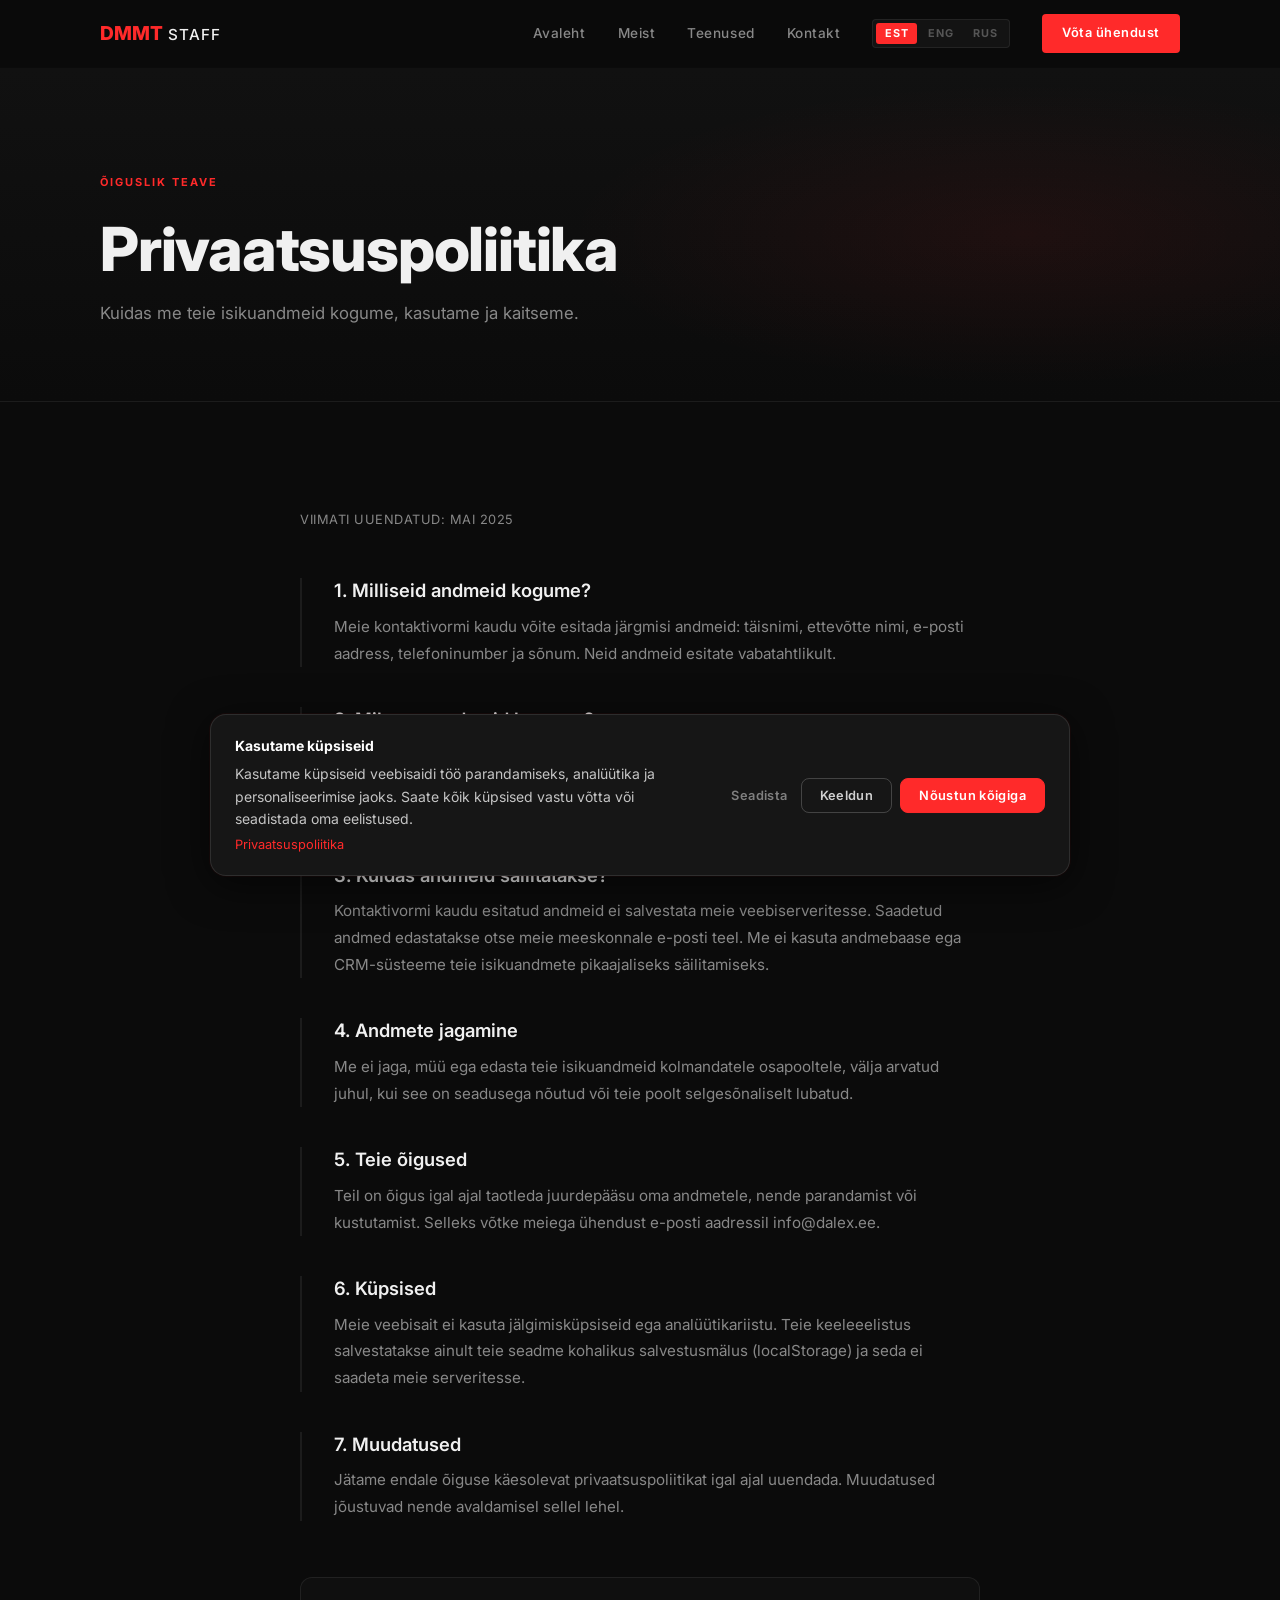
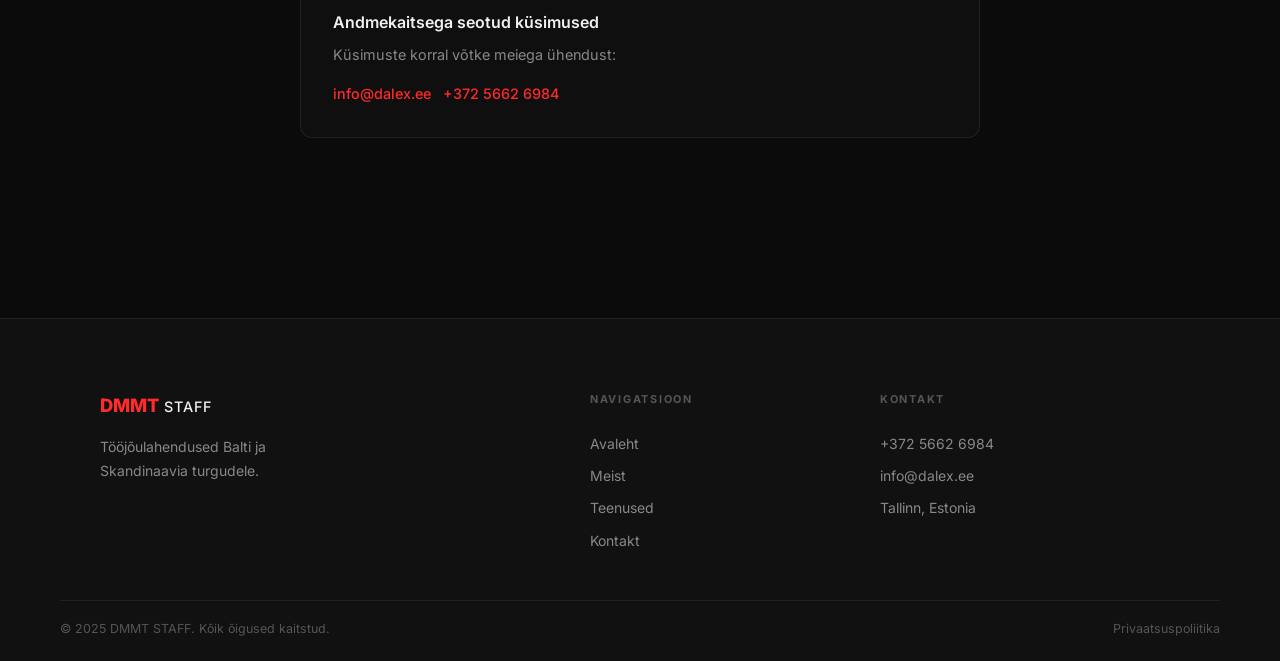
<file: privacy.html>
<!DOCTYPE html>
<html lang="et">
<head>
  <meta charset="UTF-8" />
  <meta name="viewport" content="width=device-width, initial-scale=1.0" />
  <title>Privaatsuspoliitika — DMMT STAFF</title>
  <link rel="preconnect" href="https://fonts.googleapis.com" />
  <link rel="preconnect" href="https://fonts.gstatic.com" crossorigin />
  <link href="https://fonts.googleapis.com/css2?family=Inter:wght@300;400;500;600;700;800&family=Space+Grotesk:wght@300..700&display=swap" rel="stylesheet" />
  <link rel="stylesheet" href="css/style.css" />
  <link rel="stylesheet" href="css/privacy.css" />
  <link rel="stylesheet" href="css/cookies.css" />
</head>
<body>

  <header class="navbar">
    <div class="navbar__inner container">
      <a href="index.html" class="navbar__logo">
        <span class="dm">DMMT</span><span class="staff">STAFF</span>
      </a>
      <nav class="navbar__menu">
        <a href="index.html"    class="navbar__link" data-i18n="nav_home">Avaleht</a>
        <a href="about.html"    class="navbar__link" data-i18n="nav_about">Meist</a>
        <a href="services.html" class="navbar__link" data-i18n="nav_services">Teenused</a>
        <a href="contact.html"  class="navbar__link" data-i18n="nav_contact">Kontakt</a>
        <div class="lang-switcher">
          <button class="lang-btn" data-lang="est">EST</button>
          <button class="lang-btn" data-lang="eng">ENG</button>
          <button class="lang-btn" data-lang="rus">RUS</button>
        </div>
        <a href="contact.html" class="btn btn-primary navbar__cta" data-i18n="nav_cta">Võta ühendust</a>
      </nav>
      <button class="navbar__burger" aria-label="Toggle menu">
        <span></span><span></span><span></span>
      </button>
    </div>
  </header>

  <main>

    <section class="page-hero">
      <div class="page-hero__content container">
        <span class="label fade-up" data-i18n="priv_hero_label">Õiguslik teave</span>
        <h1 class="page-hero__title fade-up d1" data-i18n="priv_hero_title">Privaatsuspoliitika</h1>
        <p class="page-hero__desc fade-up d2" data-i18n="priv_hero_desc">
          Kuidas me teie isikuandmeid kogume, kasutame ja kaitseme.
        </p>
      </div>
    </section>

    <section class="section">
      <div class="container priv-wrap">

        <p class="priv-updated fade-up" data-i18n="priv_updated">Viimati uuendatud: mai 2025</p>

        <div class="priv-section fade-up">
          <h2 class="priv-section__title" data-i18n="priv_s1_title">1. Milliseid andmeid kogume?</h2>
          <p class="priv-section__body" data-i18n="priv_s1_body">
            Meie kontaktivormi kaudu võite esitada järgmisi andmeid: täisnimi, ettevõtte nimi, e-posti aadress, telefoninumber ja sõnum. Neid andmeid esitate vabatahtlikult.
          </p>
        </div>

        <div class="priv-section fade-up">
          <h2 class="priv-section__title" data-i18n="priv_s2_title">2. Miks me andmeid kogume?</h2>
          <p class="priv-section__body" data-i18n="priv_s2_body">
            Teie esitatud andmeid kasutatakse ainult teie päringule vastamiseks ja teiega ühenduse võtmiseks. Me ei kasuta teie andmeid reklaamimiseks, kolmandatele osapooltele müümiseks ega muudel eesmärkidel ilma teie selgesõnalise nõusolekuta.
          </p>
        </div>

        <div class="priv-section fade-up">
          <h2 class="priv-section__title" data-i18n="priv_s3_title">3. Kuidas andmeid säilitatakse?</h2>
          <p class="priv-section__body" data-i18n="priv_s3_body">
            Kontaktivormi kaudu esitatud andmeid ei salvestata meie veebiserveritesse. Saadetud andmed edastatakse otse meie meeskonnale e-posti teel. Me ei kasuta andmebaase ega CRM-süsteeme teie isikuandmete pikaajaliseks säilitamiseks.
          </p>
        </div>

        <div class="priv-section fade-up">
          <h2 class="priv-section__title" data-i18n="priv_s4_title">4. Andmete jagamine</h2>
          <p class="priv-section__body" data-i18n="priv_s4_body">
            Me ei jaga, müü ega edasta teie isikuandmeid kolmandatele osapooltele, välja arvatud juhul, kui see on seadusega nõutud või teie poolt selgesõnaliselt lubatud.
          </p>
        </div>

        <div class="priv-section fade-up">
          <h2 class="priv-section__title" data-i18n="priv_s5_title">5. Teie õigused</h2>
          <p class="priv-section__body" data-i18n="priv_s5_body">
            Teil on õigus igal ajal taotleda juurdepääsu oma andmetele, nende parandamist või kustutamist. Selleks võtke meiega ühendust e-posti aadressil info@dalex.ee.
          </p>
        </div>

        <div class="priv-section fade-up">
          <h2 class="priv-section__title" data-i18n="priv_s6_title">6. Küpsised</h2>
          <p class="priv-section__body" data-i18n="priv_s6_body">
            Meie veebisait ei kasuta jälgimisküpsiseid ega analüütikariistu. Teie keeleeelistus salvestatakse ainult teie seadme kohalikus salvestusmälus (localStorage) ja seda ei saadeta meie serveritesse.
          </p>
        </div>

        <div class="priv-section fade-up">
          <h2 class="priv-section__title" data-i18n="priv_s7_title">7. Muudatused</h2>
          <p class="priv-section__body" data-i18n="priv_s7_body">
            Jätame endale õiguse käesolevat privaatsuspoliitikat igal ajal uuendada. Muudatused jõustuvad nende avaldamisel sellel lehel.
          </p>
        </div>

        <div class="priv-contact fade-up">
          <h3 class="priv-contact__title" data-i18n="priv_contact_title">Andmekaitsega seotud küsimused</h3>
          <p class="priv-contact__body" data-i18n="priv_contact_body">Küsimuste korral võtke meiega ühendust:</p>
          <div class="priv-contact__links">
            <a href="mailto:info@dalex.ee" class="priv-contact__link">info@dalex.ee</a>
            <a href="tel:+37256626984"     class="priv-contact__link">+372 5662 6984</a>
          </div>
        </div>

      </div>
    </section>

  </main>

  <footer class="footer">
    <div class="footer__inner container">
      <div class="footer__brand">
        <a href="index.html" class="footer__logo"><span class="dm">DMMT</span><span class="staff">STAFF</span></a>
        <p class="footer__tagline" data-i18n-html="footer_tagline">Tööjõulahendused Balti ja<br>Skandinaavia turgudele.</p>
      </div>
      <div class="footer__nav-col">
        <span class="footer__col-title" data-i18n="footer_nav_title">Navigatsioon</span>
        <a href="index.html"    class="footer__nav-link" data-i18n="nav_home">Avaleht</a>
        <a href="about.html"    class="footer__nav-link" data-i18n="nav_about">Meist</a>
        <a href="services.html" class="footer__nav-link" data-i18n="nav_services">Teenused</a>
        <a href="contact.html"  class="footer__nav-link" data-i18n="nav_contact">Kontakt</a>
      </div>
      <div class="footer__contact-col">
        <span class="footer__col-title" data-i18n="footer_contact_title">Kontakt</span>
        <a href="tel:+37256626984"     class="footer__contact-link">+372 5662 6984</a>
        <a href="mailto:info@dalex.ee" class="footer__contact-link">info@dalex.ee</a>
        <span class="footer__contact-link footer__contact-plain">Tallinn, Estonia</span>
      </div>
    </div>
    <div class="footer__bottom container">
      <span class="footer__copy" data-i18n="footer_copy">© 2025 DMMT STAFF. Kõik õigused kaitstud.</span>
      <a href="privacy.html" class="footer__legal-link" data-i18n="nav_privacy">Privaatsuspoliitika</a>
    </div>
  </footer>

  <script src="js/translations.js"></script>
  <script src="js/main.js"></script>
  <script src="js/cookies.js"></script>
</body>
</html>
</file>
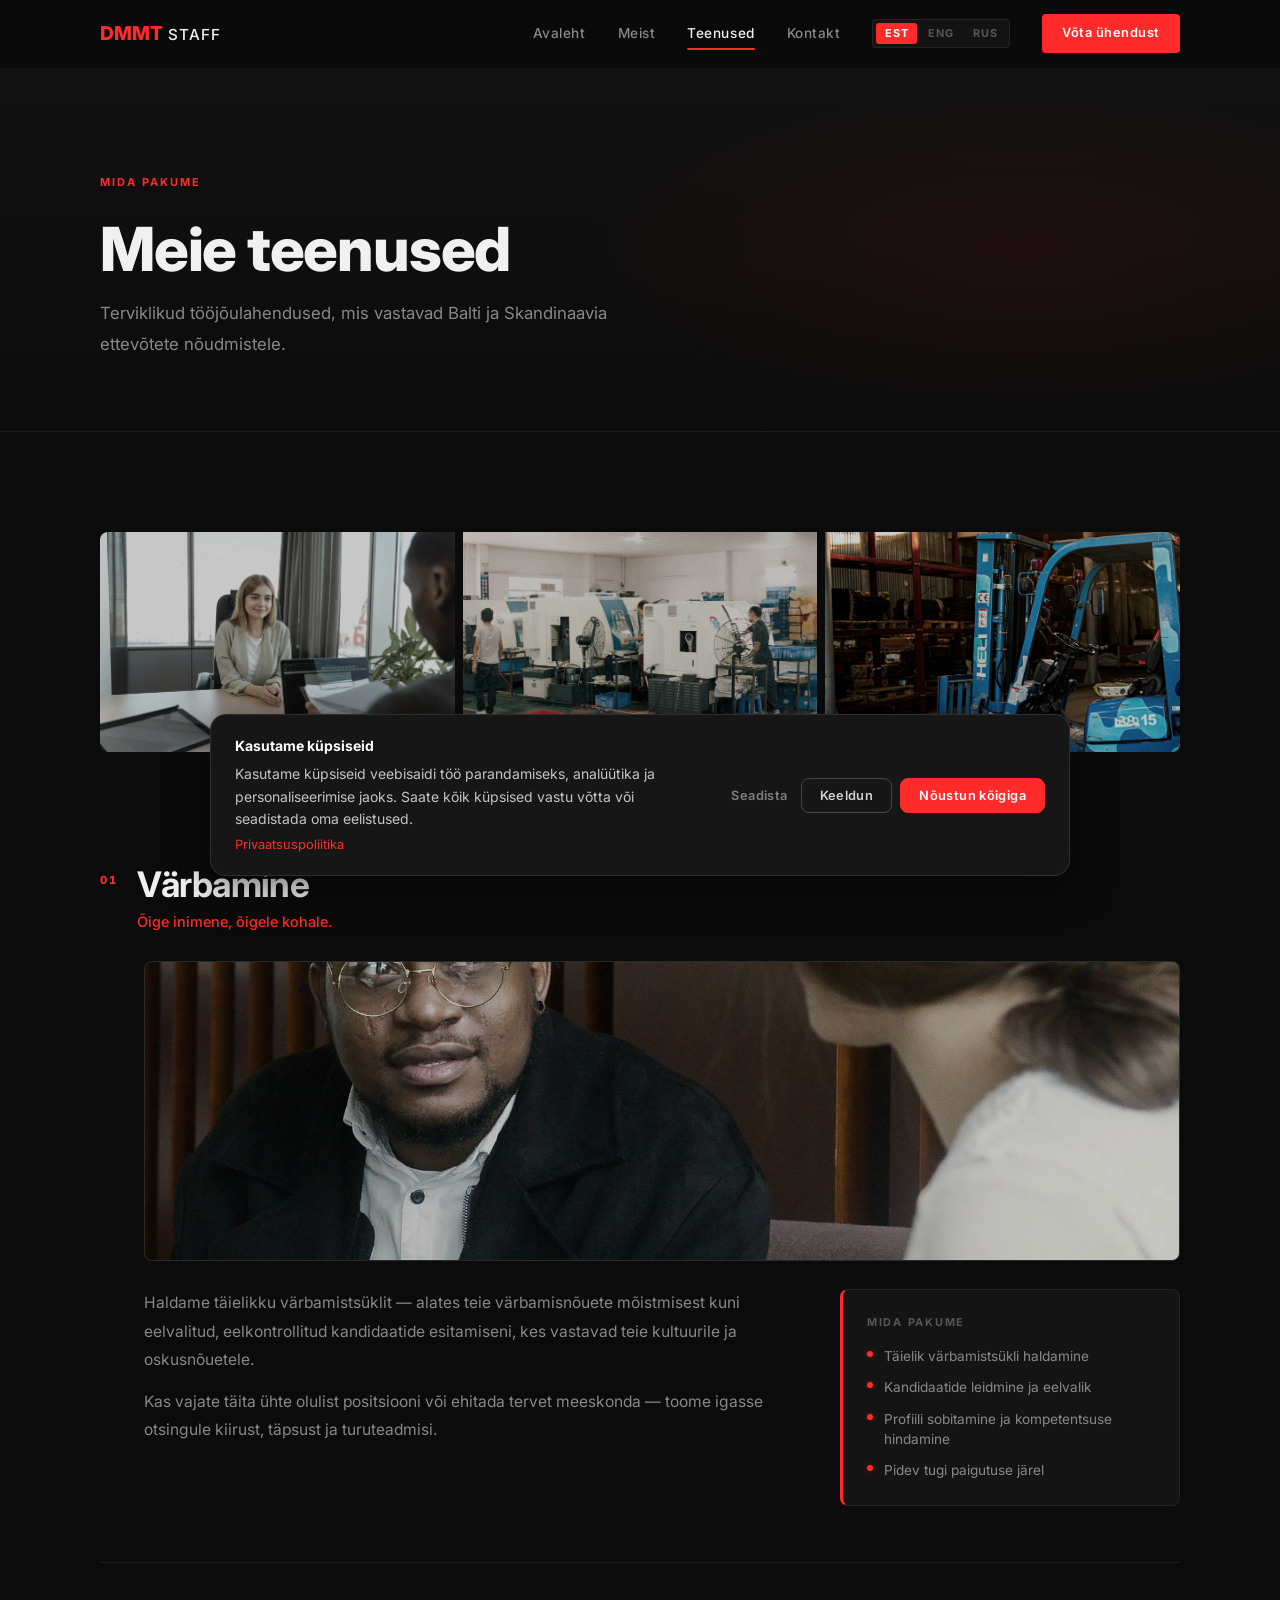
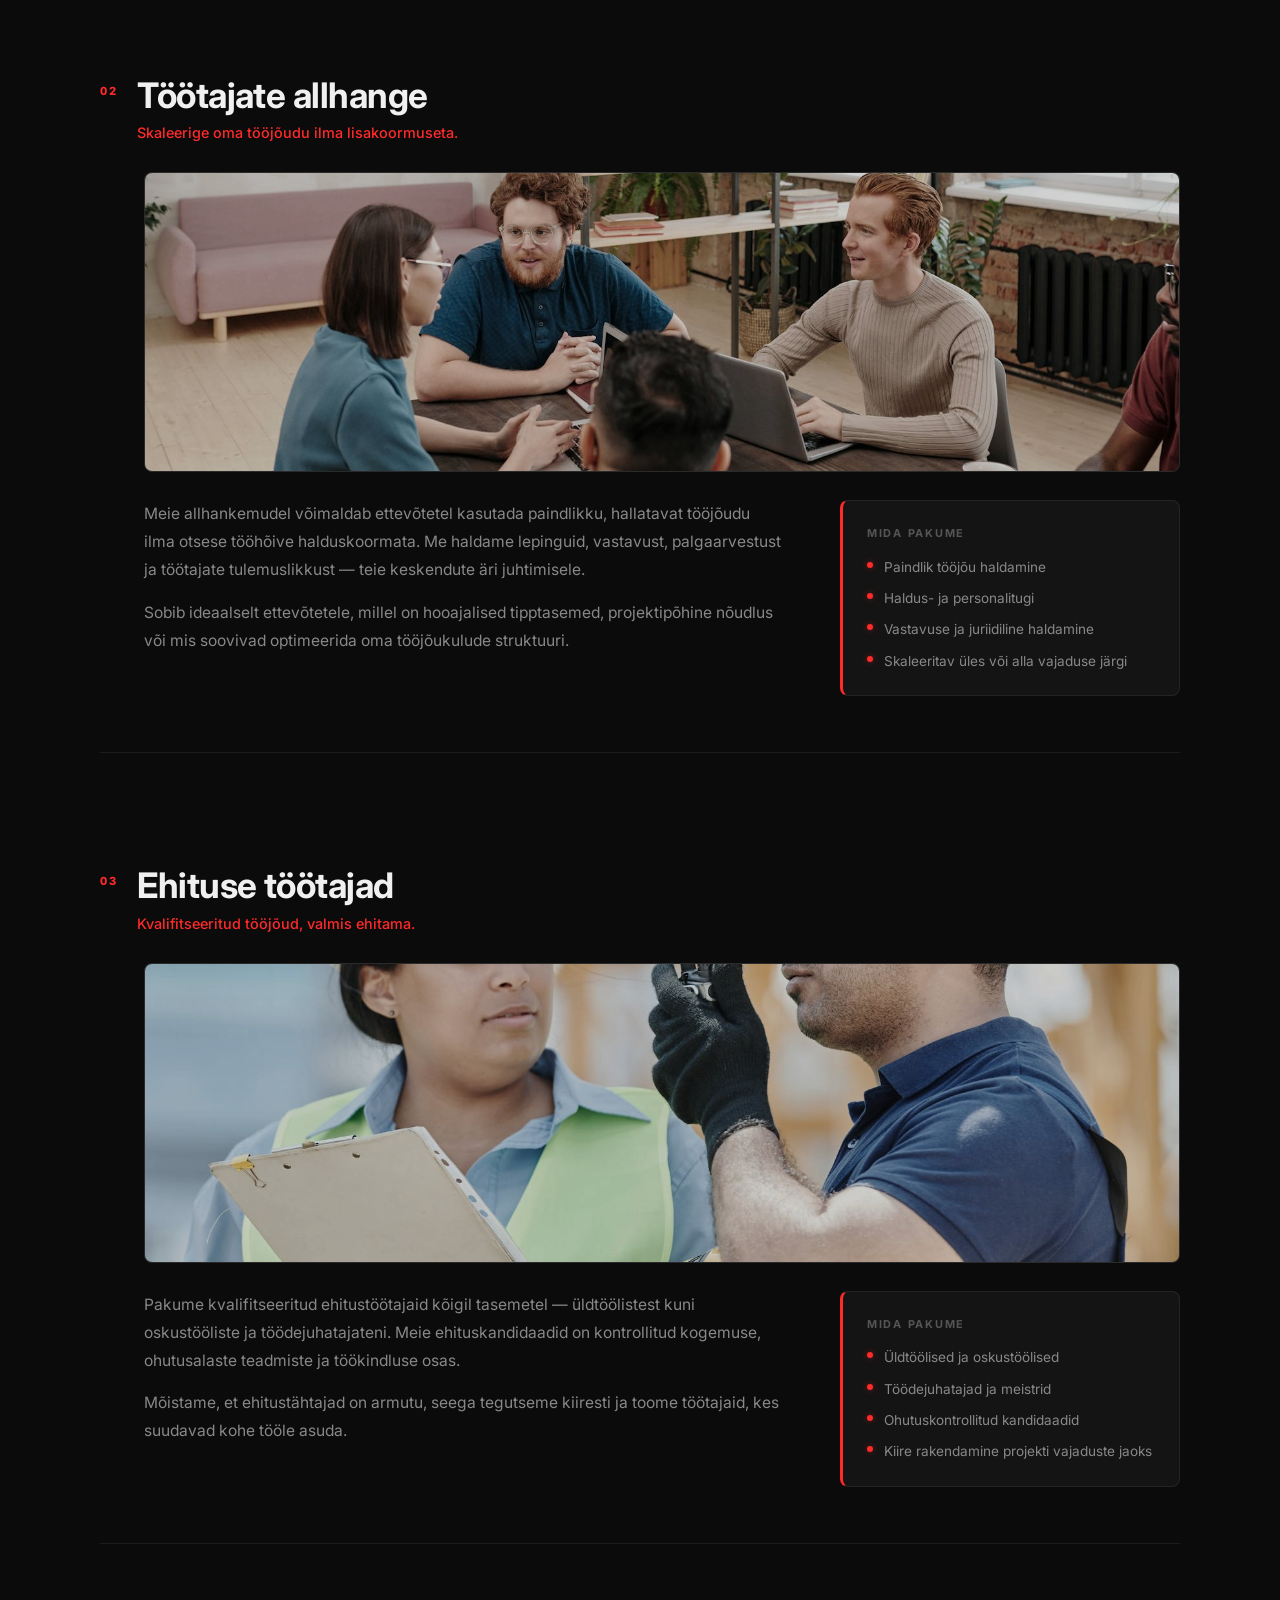
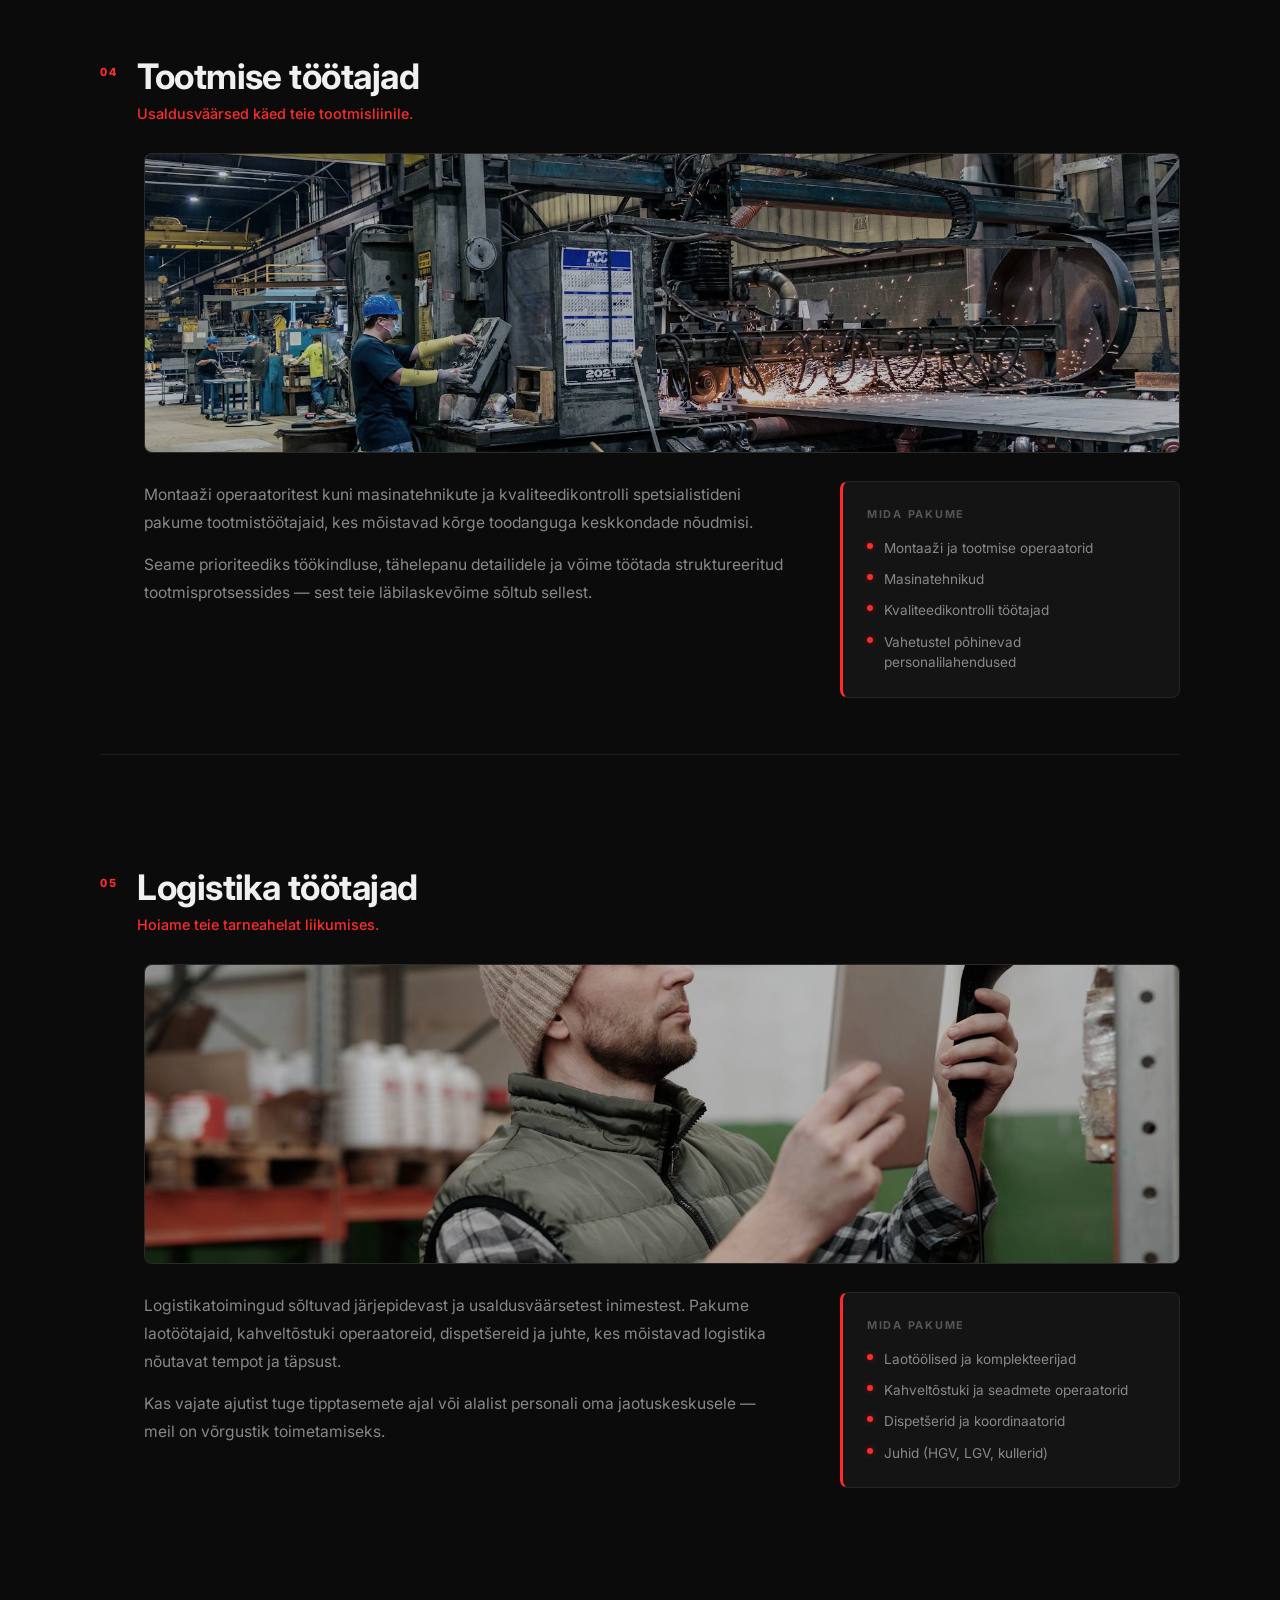
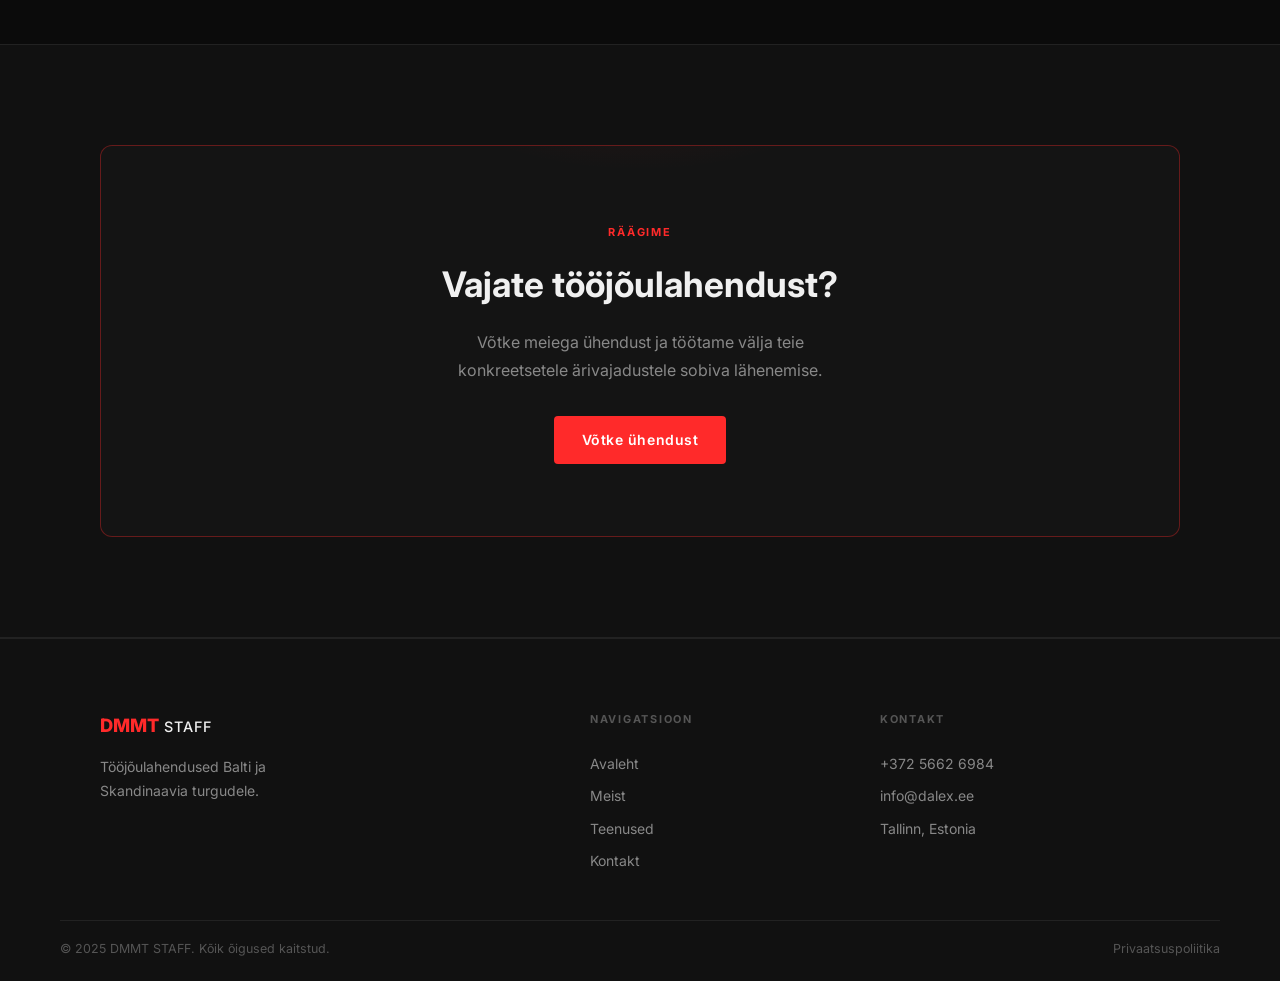
<file: services.html>
<!DOCTYPE html>
<html lang="et">
<head>
  <meta charset="UTF-8" />
  <meta name="viewport" content="width=device-width, initial-scale=1.0" />
  <title>Teenused — DMMT STAFF</title>
  <link rel="preconnect" href="https://fonts.googleapis.com" />
  <link rel="preconnect" href="https://fonts.gstatic.com" crossorigin />
  <link rel="preload" href="https://fonts.googleapis.com/css2?family=Inter:wght@400;600;700;800&family=Space+Grotesk:wght@400;700&display=swap" as="style" onload="this.onload=null;this.rel='stylesheet'" />
  <noscript><link href="https://fonts.googleapis.com/css2?family=Inter:wght@400;600;700;800&family=Space+Grotesk:wght@400;700&display=swap" rel="stylesheet" /></noscript>
  <link rel="stylesheet" href="css/style.css" />
  <link rel="stylesheet" href="css/services.css" />
  <link rel="stylesheet" href="css/cookies.css" media="print" onload="this.media='all'" />
</head>
<body>

  <header class="navbar">
    <div class="navbar__inner container">
      <a href="index.html" class="navbar__logo">
        <span class="dm">DMMT</span><span class="staff">STAFF</span>
      </a>
      <nav class="navbar__menu">
        <a href="index.html"    class="navbar__link" data-i18n="nav_home">Avaleht</a>
        <a href="about.html"    class="navbar__link" data-i18n="nav_about">Meist</a>
        <a href="services.html" class="navbar__link" data-i18n="nav_services">Teenused</a>
        <a href="contact.html"  class="navbar__link" data-i18n="nav_contact">Kontakt</a>
        <div class="lang-switcher">
          <button class="lang-btn" data-lang="est">EST</button>
          <button class="lang-btn" data-lang="eng">ENG</button>
          <button class="lang-btn" data-lang="rus">RUS</button>
        </div>
        <a href="contact.html" class="btn btn-primary navbar__cta" data-i18n="nav_cta">Võta ühendust</a>
      </nav>
      <button class="navbar__burger" aria-label="Toggle menu">
        <span></span><span></span><span></span>
      </button>
    </div>
  </header>

  <main>

    <section class="page-hero">
      <div class="page-hero__content container">
        <span class="label fade-up" data-i18n="svc_hero_label">Mida pakume</span>
        <h1 class="page-hero__title fade-up d1" data-i18n="svc_hero_title">Meie teenused</h1>
        <p class="page-hero__desc fade-up d2" data-i18n="svc_hero_desc">
          Terviklikud tööjõulahendused, mis vastavad Balti ja Skandinaavia ettevõtete nõudmistele.
        </p>
      </div>
    </section>

    <section class="section">
      <div class="container">

        <!-- Intro photo strip -->
        <div class="svc-strip">
          <div class="svc-strip__cell">
            <img src="img/svc-recruitment.webp" alt="Värbamine" loading="lazy" decoding="async" />
          </div>
          <div class="svc-strip__cell">
            <img src="img/svc-industrial.jpg" alt="Tööstusliku personal" loading="lazy" decoding="async" />
          </div>
          <div class="svc-strip__cell">
            <img src="img/svc-logistics.jpg" alt="Logistika" loading="lazy" decoding="async" />
          </div>
        </div>

        <!-- 01 -->
        <div class="svc" id="recruitment">
          <div class="svc__header">
            <span class="svc__num">01</span>
            <div>
              <h2 class="svc__title" data-i18n="s1_title">Värbamine</h2>
              <p class="svc__tagline" data-i18n="s1_tagline">Õige inimene, õigele kohale.</p>
            </div>
          </div>
          <div class="svc__visual">
            <img src="img/svc-01-recruitment.jpg" alt="Värbamine" loading="lazy" decoding="async" />
          </div>
          <div class="svc__body">
            <div class="svc__desc">
              <p data-i18n="s1_p1">Haldame täielikku värbamistsüklit — alates teie värbamisnõuete mõistmisest kuni eelvalitud, eelkontrollitud kandidaatide esitamiseni, kes vastavad teie kultuurile ja oskusnõuetele.</p>
              <p data-i18n="s1_p2">Kas vajate täita ühte olulist positsiooni või ehitada tervet meeskonda — toome igasse otsingule kiirust, täpsust ja turuteadmisi.</p>
            </div>
            <div class="svc__highlights">
              <span class="svc__highlights-label" data-i18n="svc_hl_label">Mida pakume</span>
              <ul>
                <li><span class="bullet"></span><span data-i18n="s1_h1">Täielik värbamistsükli haldamine</span></li>
                <li><span class="bullet"></span><span data-i18n="s1_h2">Kandidaatide leidmine ja eelvalik</span></li>
                <li><span class="bullet"></span><span data-i18n="s1_h3">Profiili sobitamine ja kompetentsuse hindamine</span></li>
                <li><span class="bullet"></span><span data-i18n="s1_h4">Pidev tugi paigutuse järel</span></li>
              </ul>
            </div>
          </div>
          <div class="svc__sep"></div>
        </div>

        <!-- 02 -->
        <div class="svc" id="outsourcing">
          <div class="svc__header">
            <span class="svc__num">02</span>
            <div>
              <h2 class="svc__title" data-i18n="s2_title">Töötajate allhange</h2>
              <p class="svc__tagline" data-i18n="s2_tagline">Skaleerige oma tööjõudu ilma lisakoormuseta.</p>
            </div>
          </div>
          <div class="svc__visual">
            <img src="img/svc-02-outsourcing.jpg" alt="Töötajate allhange" loading="lazy" decoding="async" />
          </div>
          <div class="svc__body">
            <div class="svc__desc">
              <p data-i18n="s2_p1">Meie allhankemudel võimaldab ettevõtetel kasutada paindlikku, hallatavat tööjõudu ilma otsese tööhõive halduskoormata. Me haldame lepinguid, vastavust, palgaarvestust ja töötajate tulemuslikkust — teie keskendute äri juhtimisele.</p>
              <p data-i18n="s2_p2">Sobib ideaalselt ettevõtetele, millel on hooajalised tipptasemed, projektipõhine nõudlus või mis soovivad optimeerida oma tööjõukulude struktuuri.</p>
            </div>
            <div class="svc__highlights">
              <span class="svc__highlights-label" data-i18n="svc_hl_label">Mida pakume</span>
              <ul>
                <li><span class="bullet"></span><span data-i18n="s2_h1">Paindlik tööjõu haldamine</span></li>
                <li><span class="bullet"></span><span data-i18n="s2_h2">Haldus- ja personalitugi</span></li>
                <li><span class="bullet"></span><span data-i18n="s2_h3">Vastavuse ja juriidiline haldamine</span></li>
                <li><span class="bullet"></span><span data-i18n="s2_h4">Skaleeritav üles või alla vajaduse järgi</span></li>
              </ul>
            </div>
          </div>
          <div class="svc__sep"></div>
        </div>

        <!-- 03 -->
        <div class="svc" id="construction">
          <div class="svc__header">
            <span class="svc__num">03</span>
            <div>
              <h2 class="svc__title" data-i18n="s3_title">Ehituse töötajad</h2>
              <p class="svc__tagline" data-i18n="s3_tagline">Kvalifitseeritud tööjõud, valmis ehitama.</p>
            </div>
          </div>
          <div class="svc__visual">
            <img src="img/svc-03-construction.jpg" alt="Ehituse töötajad" loading="lazy" decoding="async" />
          </div>
          <div class="svc__body">
            <div class="svc__desc">
              <p data-i18n="s3_p1">Pakume kvalifitseeritud ehitustöötajaid kõigil tasemetel — üldtöölistest kuni oskustööliste ja töödejuhatajateni. Meie ehituskandidaadid on kontrollitud kogemuse, ohutusalaste teadmiste ja töökindluse osas.</p>
              <p data-i18n="s3_p2">Mõistame, et ehitustähtajad on armutu, seega tegutseme kiiresti ja toome töötajaid, kes suudavad kohe tööle asuda.</p>
            </div>
            <div class="svc__highlights">
              <span class="svc__highlights-label" data-i18n="svc_hl_label">Mida pakume</span>
              <ul>
                <li><span class="bullet"></span><span data-i18n="s3_h1">Üldtöölised ja oskustöölised</span></li>
                <li><span class="bullet"></span><span data-i18n="s3_h2">Töödejuhatajad ja meistrid</span></li>
                <li><span class="bullet"></span><span data-i18n="s3_h3">Ohutuskontrollitud kandidaadid</span></li>
                <li><span class="bullet"></span><span data-i18n="s3_h4">Kiire rakendamine projekti vajaduste jaoks</span></li>
              </ul>
            </div>
          </div>
          <div class="svc__sep"></div>
        </div>

        <!-- 04 -->
        <div class="svc" id="manufacturing">
          <div class="svc__header">
            <span class="svc__num">04</span>
            <div>
              <h2 class="svc__title" data-i18n="s4_title">Tootmise töötajad</h2>
              <p class="svc__tagline" data-i18n="s4_tagline">Usaldusväärsed käed teie tootmisliinile.</p>
            </div>
          </div>
          <div class="svc__visual">
            <img src="img/svc-04-manufacturing.jpg" alt="Tootmise töötajad" loading="lazy" decoding="async" />
          </div>
          <div class="svc__body">
            <div class="svc__desc">
              <p data-i18n="s4_p1">Montaaži operaatoritest kuni masinatehnikute ja kvaliteedikontrolli spetsialistideni pakume tootmistöötajaid, kes mõistavad kõrge toodanguga keskkondade nõudmisi.</p>
              <p data-i18n="s4_p2">Seame prioriteediks töökindluse, tähelepanu detailidele ja võime töötada struktureeritud tootmisprotsessides — sest teie läbilaskevõime sõltub sellest.</p>
            </div>
            <div class="svc__highlights">
              <span class="svc__highlights-label" data-i18n="svc_hl_label">Mida pakume</span>
              <ul>
                <li><span class="bullet"></span><span data-i18n="s4_h1">Montaaži ja tootmise operaatorid</span></li>
                <li><span class="bullet"></span><span data-i18n="s4_h2">Masinatehnikud</span></li>
                <li><span class="bullet"></span><span data-i18n="s4_h3">Kvaliteedikontrolli töötajad</span></li>
                <li><span class="bullet"></span><span data-i18n="s4_h4">Vahetustel põhinevad personalilahendused</span></li>
              </ul>
            </div>
          </div>
          <div class="svc__sep"></div>
        </div>

        <!-- 05 -->
        <div class="svc" id="logistics">
          <div class="svc__header">
            <span class="svc__num">05</span>
            <div>
              <h2 class="svc__title" data-i18n="s5_title">Logistika töötajad</h2>
              <p class="svc__tagline" data-i18n="s5_tagline">Hoiame teie tarneahelat liikumises.</p>
            </div>
          </div>
          <div class="svc__visual">
            <img src="img/svc-05-logistics.jpg" alt="Logistika töötajad" loading="lazy" decoding="async" />
          </div>
          <div class="svc__body">
            <div class="svc__desc">
              <p data-i18n="s5_p1">Logistikatoimingud sõltuvad järjepidevast ja usaldusväärsetest inimestest. Pakume laotöötajaid, kahveltõstuki operaatoreid, dispetšereid ja juhte, kes mõistavad logistika nõutavat tempot ja täpsust.</p>
              <p data-i18n="s5_p2">Kas vajate ajutist tuge tipptasemete ajal või alalist personali oma jaotuskeskusele — meil on võrgustik toimetamiseks.</p>
            </div>
            <div class="svc__highlights">
              <span class="svc__highlights-label" data-i18n="svc_hl_label">Mida pakume</span>
              <ul>
                <li><span class="bullet"></span><span data-i18n="s5_h1">Laotöölised ja komplekteerijad</span></li>
                <li><span class="bullet"></span><span data-i18n="s5_h2">Kahveltõstuki ja seadmete operaatorid</span></li>
                <li><span class="bullet"></span><span data-i18n="s5_h3">Dispetšerid ja koordinaatorid</span></li>
                <li><span class="bullet"></span><span data-i18n="s5_h4">Juhid (HGV, LGV, kullerid)</span></li>
              </ul>
            </div>
          </div>
        </div>

      </div>
    </section>

    <!-- CTA -->
    <section class="section section--dark">
      <div class="container">
        <div class="cta-box fade-up">
          <div class="cta-box__glow" aria-hidden="true"></div>
          <span class="label" data-i18n="svc_cta_label">Räägime</span>
          <h2 class="cta-box__title" data-i18n="svc_cta_title">Vajate tööjõulahendust?</h2>
          <p class="cta-box__desc" data-i18n="svc_cta_desc">
            Võtke meiega ühendust ja töötame välja teie konkreetsetele ärivajadustele sobiva lähenemise.
          </p>
          <a href="contact.html" class="btn btn-primary" data-i18n="svc_cta_btn">Võtke ühendust</a>
        </div>
      </div>
    </section>

  </main>

  <footer class="footer">
    <div class="footer__inner container">
      <div class="footer__brand">
        <a href="index.html" class="footer__logo"><span class="dm">DMMT</span><span class="staff">STAFF</span></a>
        <p class="footer__tagline" data-i18n-html="footer_tagline">Tööjõulahendused Balti ja<br>Skandinaavia turgudele.</p>
      </div>
      <div class="footer__nav-col">
        <span class="footer__col-title" data-i18n="footer_nav_title">Navigatsioon</span>
        <a href="index.html"    class="footer__nav-link" data-i18n="nav_home">Avaleht</a>
        <a href="about.html"    class="footer__nav-link" data-i18n="nav_about">Meist</a>
        <a href="services.html" class="footer__nav-link" data-i18n="nav_services">Teenused</a>
        <a href="contact.html"  class="footer__nav-link" data-i18n="nav_contact">Kontakt</a>
      </div>
      <div class="footer__contact-col">
        <span class="footer__col-title" data-i18n="footer_contact_title">Kontakt</span>
        <a href="tel:+37256626984"     class="footer__contact-link">+372 5662 6984</a>
        <a href="mailto:info@dalex.ee" class="footer__contact-link">info@dalex.ee</a>
        <span class="footer__contact-link footer__contact-plain">Tallinn, Estonia</span>
      </div>
    </div>
    <div class="footer__bottom container">
      <span class="footer__copy" data-i18n="footer_copy">© 2025 DMMT STAFF. Kõik õigused kaitstud.</span>
      <a href="privacy.html" class="footer__legal-link" data-i18n="nav_privacy">Privaatsuspoliitika</a>
    </div>
  </footer>

  <script src="js/translations.js"></script>
  <script src="js/main.js"></script>
  <script src="js/cookies.js"></script>
</body>
</html>
</file>
<file: css/style.css>
/* ══════════════════════════════════
   RESET & VARIABLES
══════════════════════════════════ */
*, *::before, *::after { box-sizing: border-box; margin: 0; padding: 0; }

:root {
  --bg:            #0b0b0b;
  --bg-2:          #111111;
  --bg-3:          #181818;
  --bg-card:       #141414;
  --accent:        #ff2a2a;
  --accent-hover:  #e81f1f;
  --accent-dim:    rgba(255,42,42,.14);
  --text:          #f0f0f0;
  --text-muted:    #888888;
  --text-subtle:   #555555;
  --border:        rgba(255,255,255,.07);
  --border-accent: rgba(255,42,42,.35);
  --nav-h:         68px;
  --radius:        4px;
  --radius-lg:     8px;
  --ease:          cubic-bezier(0.4,0,0.2,1);
  --ease-bounce:   cubic-bezier(0.34,1.56,0.64,1);
}

html { scroll-behavior: smooth; -webkit-text-size-adjust: 100%; }

body {
  font-family: 'Inter', -apple-system, BlinkMacSystemFont, 'Segoe UI', sans-serif;
  background: var(--bg);
  color: var(--text);
  line-height: 1.6;
  -webkit-font-smoothing: antialiased;
  -moz-osx-font-smoothing: grayscale;
  padding-top: var(--nav-h);
  overflow-x: hidden;
}

a { color: inherit; text-decoration: none; }
button { cursor: pointer; font-family: inherit; border: none; }
img { display: block; max-width: 100%; }
ul { list-style: none; }

/* ══════════════════════════════════
   LAYOUT
══════════════════════════════════ */
.container { width: 100%; max-width: 1160px; margin: 0 auto; padding: 0 24px; }
@media (min-width: 640px)  { .container { padding: 0 32px; } }
@media (min-width: 1200px) { .container { padding: 0 40px; } }

.section     { padding: 72px 0; }
.section--sm { padding: 48px 0; }
.section--dark {
  background: var(--bg-2);
  border-top: 1px solid var(--border);
  border-bottom: 1px solid var(--border);
}
@media (min-width: 768px) {
  .section     { padding: 100px 0; }
  .section--sm { padding: 60px 0; }
}

/* ══════════════════════════════════
   TYPOGRAPHY
══════════════════════════════════ */
.label {
  display: inline-block;
  font-size: 10px;
  font-weight: 700;
  letter-spacing: .18em;
  text-transform: uppercase;
  color: var(--accent);
  margin-bottom: 14px;
}
@media (min-width: 640px) { .label { font-size: 11px; } }

.section-title {
  font-size: clamp(1.75rem, 4vw, 3rem);
  font-weight: 700;
  line-height: 1.15;
  margin-bottom: 18px;
}

.section-desc {
  font-size: clamp(.9rem, 2vw, 1.05rem);
  color: var(--text-muted);
  max-width: 600px;
  line-height: 1.8;
}

.divider { width: 40px; height: 3px; background: var(--accent); margin-bottom: 28px; border-radius: 2px; }

/* ══════════════════════════════════
   BUTTONS
══════════════════════════════════ */
.btn {
  display: inline-flex;
  align-items: center;
  justify-content: center;
  gap: 8px;
  padding: 13px 28px;
  border-radius: var(--radius);
  font-size: .875rem;
  font-weight: 600;
  letter-spacing: .04em;
  border: none;
  outline: none;
  transition: background .22s var(--ease), color .22s var(--ease),
              border-color .22s var(--ease), transform .18s var(--ease),
              box-shadow .22s var(--ease);
  -webkit-tap-highlight-color: transparent;
  user-select: none;
  white-space: nowrap;
}

.btn-primary { background: var(--accent); color: #fff; }
.btn-primary:hover {
  background: var(--accent-hover);
  transform: translateY(-2px);
  box-shadow: 0 8px 24px rgba(255,42,42,.35);
}
.btn-primary:active { transform: scale(.97) translateY(0); box-shadow: none; }

.btn-outline { background: transparent; color: var(--text); border: 1px solid var(--border); }
.btn-outline:hover { border-color: var(--accent); color: var(--accent); transform: translateY(-2px); }
.btn-outline:active { transform: scale(.97) translateY(0); }

/* ══════════════════════════════════
   NAVBAR
══════════════════════════════════ */
.navbar {
  position: fixed;
  top: 0; left: 0; right: 0;
  z-index: 100;
  height: var(--nav-h);
  /* No backdrop-filter here — it would make navbar a containing block
     for position:fixed children, breaking the mobile drawer positioning.
     The blur lives on ::before instead. */
  border-bottom: 1px solid transparent;
  transition: border-color .3s var(--ease);
}
.navbar::before {
  content: '';
  position: absolute;
  inset: 0;
  z-index: -1;
  background: rgba(11,11,11,.92);
  transition: background .3s var(--ease), box-shadow .3s var(--ease);
}
@media (min-width: 769px) {
  .navbar::before {
    background: rgba(11,11,11,.85);
    backdrop-filter: blur(10px);
    -webkit-backdrop-filter: blur(10px);
  }
}
.navbar.scrolled {
  border-bottom-color: var(--border);
}
.navbar.scrolled::before {
  background: rgba(11,11,11,.98);
  box-shadow: 0 2px 24px rgba(0,0,0,.5);
}

.navbar__inner {
  display: flex;
  align-items: center;
  justify-content: space-between;
  height: 100%;
}

/* Logo */
.navbar__logo {
  display: flex;
  align-items: baseline;
  gap: 5px;
  font-size: 1.2rem;
  font-weight: 800;
  user-select: none;
  flex-shrink: 0;
  transition: opacity .2s;
}
.navbar__logo:hover { opacity: .85; }
.navbar__logo .dm    { color: var(--accent); }
.navbar__logo .staff { color: var(--text); font-weight: 500; letter-spacing: .07em; font-size: .95rem; }

/* Desktop nav */
.navbar__menu {
  display: flex;
  align-items: center;
  gap: 32px;
}

.navbar__link {
  font-size: .85rem;
  font-weight: 500;
  color: var(--text-muted);
  letter-spacing: .04em;
  position: relative;
  padding: 4px 0;
  transition: color .22s var(--ease);
}
.navbar__link::after {
  content: '';
  position: absolute;
  bottom: -2px; left: 0;
  width: 0; height: 2px;
  background: var(--accent);
  border-radius: 1px;
  transition: width .25s var(--ease);
}
.navbar__link:hover { color: var(--text); }
.navbar__link:hover::after { width: 100%; }
.navbar__link.active { color: var(--text); }
.navbar__link.active::after { width: 100%; }

.navbar__cta { padding: 9px 20px; font-size: .8rem; }

/* Burger */
.navbar__burger {
  display: none;
  flex-direction: column;
  justify-content: center;
  gap: 5px;
  width: 44px; height: 44px;
  background: none;
  padding: 6px;
  border-radius: var(--radius);
  transition: background .2s;
}
.navbar__burger:hover { background: rgba(255,255,255,.06); }
.navbar__burger span {
  display: block;
  width: 22px; height: 2px;
  background: var(--text);
  border-radius: 2px;
  transition: transform .28s var(--ease), opacity .22s, width .22s;
  transform-origin: center;
}
.navbar__burger.open span:nth-child(1) { transform: translateY(7px) rotate(45deg); background: var(--accent); }
.navbar__burger.open span:nth-child(2) { opacity: 0; width: 0; }
.navbar__burger.open span:nth-child(3) { transform: translateY(-7px) rotate(-45deg); background: var(--accent); }

/* ── Mobile menu — right-side drawer ── */
@media (max-width: 768px) {
  .navbar__burger { display: flex; }

  /* Backdrop injected by JS */
  .navbar__backdrop {
    position: fixed;
    inset: 0;
    background: rgba(0,0,0,.6);
    backdrop-filter: blur(3px);
    -webkit-backdrop-filter: blur(3px);
    z-index: 98;
    opacity: 0;
    pointer-events: none;
    transition: opacity .32s ease;
  }
  .navbar__backdrop.open {
    opacity: 1;
    pointer-events: auto;
  }

  /* Drawer panel — z-index from navbar stacking context (100) keeps it above backdrop (98) */
  .navbar__menu {
    position: fixed;
    top: 0;
    right: 0;
    bottom: 0;
    width: min(78vw, 290px);
    background: #111111;
    border-left: 1px solid rgba(255,255,255,.07);
    box-shadow: -20px 0 56px rgba(0,0,0,.6);
    flex-direction: column;
    justify-content: flex-start;
    align-items: stretch;
    gap: 3px;
    padding: calc(var(--nav-h) + 20px) 14px 32px;
    transform: translateX(100%);
    transition: transform .36s cubic-bezier(.4,0,.2,1);
    overflow-y: auto;
    overflow-x: hidden;
  }
  .navbar__menu::before {
    content: '';
    display: block;
    width: 28px;
    height: 3px;
    background: var(--accent);
    border-radius: 2px;
    margin-bottom: 18px;
    flex-shrink: 0;
  }

  .navbar__menu.open { transform: translateX(0); }

  .navbar__link {
    font-size: .95rem;
    font-weight: 600;
    color: var(--text-muted);
    width: 100%;
    text-align: left;
    padding: 13px 14px;
    border-radius: var(--radius-lg);
    border: 1px solid transparent;
    transition: color .2s, background .2s, border-color .2s;
  }

  .navbar__link::after { display: none; }

  .navbar__link:hover {
    color: var(--text);
    background: rgba(255,255,255,.04);
    border-color: var(--border);
  }

  .navbar__link.active {
    color: var(--accent);
    background: rgba(255,42,42,.08);
    border-color: rgba(255,42,42,.25);
  }

  /* Push lang + CTA to bottom of drawer */
  .navbar__menu .lang-switcher {
    margin-top: auto;
    background: rgba(255,255,255,.06);
    border-color: rgba(255,255,255,.12);
    padding: 5px;
    align-self: flex-start;
  }
  .navbar__menu .lang-btn { font-size: .8rem; padding: 8px 14px; }

  .navbar__cta {
    width: 100%;
    padding: 13px 20px;
    font-size: .875rem;
    margin-top: 10px;
    text-align: center;
  }
}

/* ══════════════════════════════════
   PAGE HERO (inner pages)
══════════════════════════════════ */
.page-hero {
  position: relative;
  padding: 72px 0 56px;
  border-bottom: 1px solid var(--border);
  overflow: hidden;
}
.page-hero::before {
  content: '';
  position: absolute; inset: 0;
  background:
    radial-gradient(ellipse 55% 70% at 80% 50%, rgba(255,42,42,.07) 0%, transparent 65%),
    linear-gradient(180deg, var(--bg-2) 0%, var(--bg) 100%);
  pointer-events: none;
}
.page-hero__content { position: relative; z-index: 1; }
.page-hero__title {
  font-size: clamp(2rem, 5vw, 3.8rem);
  font-weight: 800;
  letter-spacing: -.02em;
  line-height: 1.1;
  margin: 10px 0 16px;
}
.page-hero__desc {
  font-size: clamp(.9rem, 2vw, 1.05rem);
  color: var(--text-muted);
  max-width: 540px;
  line-height: 1.8;
}
@media (min-width: 768px) { .page-hero { padding: 100px 0 72px; } }

/* ══════════════════════════════════
   FOOTER
══════════════════════════════════ */
.footer {
  background: var(--bg-2);
  border-top: 1px solid var(--border);
  padding-top: 56px;
}

.footer__inner {
  display: grid;
  grid-template-columns: 1fr;
  gap: 36px;
  padding-bottom: 48px;
}
@media (min-width: 540px) {
  .footer__inner { grid-template-columns: 1fr 1fr; gap: 40px; }
  .footer__brand { grid-column: 1 / -1; }
}
@media (min-width: 900px) {
  .footer__inner { grid-template-columns: 1.8fr 1fr 1.2fr; }
  .footer__brand { grid-column: auto; }
}
@media (min-width: 1000px) { .footer { padding-top: 72px; } }

.footer__logo {
  display: inline-flex; align-items: baseline; gap: 5px;
  font-size: 1.15rem; font-weight: 800;
  margin-bottom: 14px;
  transition: opacity .2s;
}
.footer__logo:hover { opacity: .8; }
.footer__logo .dm    { color: var(--accent); }
.footer__logo .staff { color: var(--text); font-weight: 500; letter-spacing: .07em; font-size: .9rem; }

.footer__tagline { font-size: .875rem; color: var(--text-muted); line-height: 1.7; }

.footer__col-title {
  display: block;
  font-size: .68rem; font-weight: 700;
  letter-spacing: .16em; text-transform: uppercase;
  color: var(--text-subtle);
  margin-bottom: 14px;
}

.footer__nav-col, .footer__contact-col { display: flex; flex-direction: column; gap: 10px; }

.footer__nav-link, .footer__contact-link {
  font-size: .875rem; color: var(--text-muted);
  transition: color .22s var(--ease);
  width: fit-content;
}
.footer__nav-link:hover, .footer__contact-link:hover { color: var(--accent); }
.footer__contact-plain { cursor: default; }
.footer__contact-plain:hover { color: var(--text-muted) !important; }

.footer__bottom {
  border-top: 1px solid var(--border);
  padding: 18px 0 22px;
  display: flex;
  flex-wrap: wrap;
  gap: 8px 24px;
  align-items: center;
  justify-content: center;
  text-align: center;
}
@media (min-width: 640px) {
  .footer__bottom {
    justify-content: space-between;
    text-align: left;
  }
}
.footer__copy { font-size: .78rem; color: var(--text-subtle); }
.footer__legal-link {
  font-size: .78rem;
  color: var(--text-subtle);
  transition: color .2s;
}
.footer__legal-link:hover { color: var(--accent); }

/* ══════════════════════════════════
   LANGUAGE SWITCHER
══════════════════════════════════ */
.lang-switcher {
  display: flex;
  align-items: center;
  gap: 2px;
  background: rgba(255,255,255,.04);
  border: 1px solid var(--border);
  border-radius: var(--radius);
  padding: 3px;
}

.lang-btn {
  background: none;
  border: none;
  color: var(--text-subtle);
  font-size: .68rem;
  font-weight: 700;
  letter-spacing: .06em;
  padding: 5px 9px;
  border-radius: 3px;
  transition: color .18s, background .18s;
  line-height: 1;
  -webkit-tap-highlight-color: transparent;
}
.lang-btn:hover { color: var(--text); background: rgba(255,255,255,.07); }
.lang-btn.active { background: var(--accent); color: #fff; }


/* ══════════════════════════════════
   ANIMATIONS
══════════════════════════════════ */
@keyframes fadeUp {
  from { opacity: 0; transform: translateY(28px); }
  to   { opacity: 1; transform: translateY(0); }
}
@keyframes fadeIn {
  from { opacity: 0; }
  to   { opacity: 1; }
}
@keyframes shimmer {
  0%   { background-position: -200% center; }
  100% { background-position:  200% center; }
}
@keyframes pulse-ring {
  0%   { transform: scale(1); opacity: .6; }
  100% { transform: scale(1.5); opacity: 0; }
}
@keyframes float {
  0%, 100% { transform: translateY(0); }
  50%       { transform: translateY(-6px); }
}

.fade-up {
  opacity: 0;
  transform: translateY(28px);
  will-change: transform, opacity;
}
.fade-up.visible {
  animation: fadeUp .6s var(--ease) both;
}
.fade-up.visible.d1 { animation-delay: .1s; }
.fade-up.visible.d2 { animation-delay: .2s; }
.fade-up.visible.d3 { animation-delay: .32s; }
.fade-up.visible.d4 { animation-delay: .45s; }

/* Reduced motion */
@media (prefers-reduced-motion: reduce) {
  *, *::before, *::after {
    animation-duration: .01ms !important;
    transition-duration: .01ms !important;
  }
  .fade-up { opacity: 1; }
}

/* ══════════════════════════════════
   CARD GLOW HOVER (shared)
══════════════════════════════════ */
.card-hover {
  transition: border-color .25s var(--ease), transform .25s var(--ease), box-shadow .25s var(--ease);
}
.card-hover:hover {
  border-color: var(--border-accent) !important;
  transform: translateY(-4px);
  box-shadow: 0 16px 48px rgba(0,0,0,.4), 0 0 0 1px rgba(255,42,42,.08);
}

/* ══════════════════════════════════
   SCROLLBAR (desktop only)
══════════════════════════════════ */
@media (pointer: fine) {
  ::-webkit-scrollbar { width: 5px; }
  ::-webkit-scrollbar-track { background: var(--bg); }
  ::-webkit-scrollbar-thumb { background: #2a2a2a; border-radius: 3px; }
  ::-webkit-scrollbar-thumb:hover { background: var(--accent); }
}

/* ══════════════════════════════════
   SELECTION
══════════════════════════════════ */
::selection { background: var(--accent); color: #fff; }

/* ══════════════════════════════════
   CTA BOX  (shared — home + services)
══════════════════════════════════ */
.cta-box {
  position: relative;
  background: var(--bg-card);
  border: 1px solid var(--border-accent);
  border-radius: 12px;
  padding: 48px 28px;
  text-align: center;
  overflow: hidden;
  transition: box-shadow .3s var(--ease);
}
.cta-box:hover { box-shadow: 0 0 60px rgba(255,42,42,.1); }
.cta-box__glow {
  position: absolute; top: -60%; left: 50%;
  transform: translateX(-50%);
  width: 500px; height: 260px;
  background: radial-gradient(ellipse, rgba(255,42,42,.12) 0%, transparent 70%);
  pointer-events: none;
}
.cta-box__title {
  font-size: clamp(1.4rem, 3.5vw, 2.2rem);
  font-weight: 700; margin-bottom: 16px;
  max-width: 520px; margin-left: auto; margin-right: auto;
}
.cta-box__desc {
  font-size: clamp(.875rem, 2vw, 1rem);
  color: var(--text-muted); max-width: 440px;
  margin: 0 auto 32px; line-height: 1.75;
}
@media (min-width: 640px) { .cta-box { padding: 64px 48px; } }
@media (min-width: 900px)  { .cta-box { padding: 72px 64px; } }

/* ══════════════════════════════════
   FOCUS RING (accessibility)
══════════════════════════════════ */
:focus-visible {
  outline: 2px solid var(--accent);
  outline-offset: 3px;
  border-radius: var(--radius);
}
</file>
<file: css/home.css>
/* ══════════════════════════════════
   HERO  (mobile-first)
══════════════════════════════════ */
.hero {
  position: relative;
  min-height: 100svh;
  min-height: 100vh;
  display: flex;
  align-items: center;
  overflow: hidden;
}

.hero__bg { position: absolute; inset: 0; pointer-events: none; }

.hero__gradient {
  position: absolute; inset: 0;
  background:
    /* Dark curtain — keeps text legible over the globe atmosphere */
    linear-gradient(to right,
      rgba(11,11,11,1)    0%,
      rgba(11,11,11,.95) 22%,
      rgba(11,11,11,.72) 42%,
      rgba(11,11,11,.20) 64%,
      transparent        80%
    ),
    /* Top + bottom vignette */
    linear-gradient(to bottom, rgba(11,11,11,.5) 0%, transparent 18%),
    linear-gradient(to top,    rgba(11,11,11,.6) 0%, transparent 20%),
    /* Subtle red atmospheric glow — globe region */
    radial-gradient(ellipse 62% 60% at 72% 48%, rgba(255,42,42,.055) 0%, transparent 70%);
}

.hero__grid {
  position: absolute; inset: 0;
  background-image:
    linear-gradient(rgba(255,255,255,.022) 1px, transparent 1px),
    linear-gradient(90deg, rgba(255,255,255,.022) 1px, transparent 1px);
  background-size: 52px 52px;
  mask-image: radial-gradient(ellipse 90% 80% at 38% 50%, black 10%, transparent 75%);
}

/* ── Globe environment + network overlay ────────────────────── */
.hero__globe {
  position: absolute;
  inset: 0;
  width: 100%;
  height: 100%;
  object-fit: cover;
  object-position: 62% center; /* keep globe visible at all widths */
  pointer-events: none;
  user-select: none;
}
/* On wide screens the default composition works perfectly */
@media (min-width: 1280px) {
  .hero__globe { object-position: center center; }
}
/* On mobile: darken more so text stays readable over the globe */
@media (max-width: 767px) {
  .hero__gradient {
    background:
      linear-gradient(rgba(11,11,11,.88), rgba(11,11,11,.80)),
      radial-gradient(ellipse 100% 60% at 60% 50%, rgba(255,42,42,.05) 0%, transparent 70%);
  }
}


.hero__content {
  position: relative; z-index: 1;
  padding-top: 60px;
  padding-bottom: 80px;
  width: 100%;
}

/* Mobile: align to top so there's no giant empty space above content */
@media (max-width: 640px) {
  .hero {
    align-items: flex-start;
    min-height: calc(100svh - var(--nav-h));
    min-height: calc(100vh  - var(--nav-h));
  }
  .hero__content { padding-top: 36px; padding-bottom: 56px; }
}

.hero__title {
  font-size: clamp(2.4rem, 8vw, 5.5rem);
  font-weight: 800;
  line-height: 1.07;
  letter-spacing: -.025em;
  margin: 10px 0 20px;
  max-width: 720px;
}
.hero__title .accent { color: var(--accent); }

.hero__desc {
  font-size: clamp(.9rem, 2.5vw, 1.1rem);
  color: var(--text-muted);
  max-width: 500px;
  line-height: 1.8;
  margin-bottom: 32px;
}

.hero__actions { display: flex; gap: 12px; flex-wrap: wrap; }

/* Scroll indicator */
.hero__scroll {
  position: absolute;
  bottom: 28px; left: 50%;
  transform: translateX(-50%);
  display: none;
}
@media (min-width: 768px) { .hero__scroll { display: flex; } }

.hero__scroll span {
  display: block;
  width: 1px; height: 48px;
  background: linear-gradient(to bottom, var(--accent), transparent);
  animation: scrollPulse 2.2s ease-in-out infinite;
}
@keyframes scrollPulse {
  0%,100% { opacity:.35; transform:scaleY(.75); }
  50%      { opacity:1;   transform:scaleY(1); }
}

/* ══════════════════════════════════
   STATS
══════════════════════════════════ */
.stats__grid {
  display: grid;
  grid-template-columns: repeat(2, 1fr);
  gap: 1px;
  background: var(--border);
}
@media (min-width: 640px) { .stats__grid { grid-template-columns: repeat(4, 1fr); } }

.stat-card {
  display: flex; flex-direction: column; align-items: center; gap: 6px;
  padding: 28px 16px;
  background: var(--bg-2);
  cursor: default;
  transition: background .25s var(--ease);
  position: relative;
  overflow: hidden;
}
.stat-card::before {
  content: '';
  position: absolute; bottom: 0; left: 50%;
  transform: translateX(-50%) scaleX(0);
  width: 32px; height: 2px;
  background: var(--accent);
  border-radius: 1px;
  transition: transform .3s var(--ease);
}
.stat-card:hover { background: var(--bg-3); }
.stat-card:hover::before { transform: translateX(-50%) scaleX(1); }

.stat-card__value {
  font-size: clamp(1.8rem, 4vw, 2.4rem);
  font-weight: 800;
  color: var(--accent);
  letter-spacing: -.02em;
  line-height: 1;
  font-variant-numeric: tabular-nums;
}
.stat-card__label {
  font-size: clamp(.7rem, 1.5vw, .8rem);
  color: var(--text-muted);
  text-align: center;
  letter-spacing: .04em;
  line-height: 1.3;
}

/* ══════════════════════════════════
   ABOUT PREVIEW
══════════════════════════════════ */
.about-preview {
  display: grid;
  grid-template-columns: 1fr;
  gap: 40px;
  align-items: center;
}
@media (min-width: 900px) {
  .about-preview { grid-template-columns: 1fr 1fr; gap: 72px; }
}

.about-preview__visual { display: none; }
@media (min-width: 900px) { .about-preview__visual { display: block; } }

/* ── Photo grid — about preview ─────────────────────────────── */
.photo-grid {
  display: grid;
  grid-template-columns: 1fr 1fr;
  grid-template-rows: 210px 155px;
  gap: 8px;
}
.photo-grid__cell {
  background: var(--bg-3);
  border-radius: var(--radius);
  overflow: hidden;
  position: relative;
  contain: layout style paint;
}
.photo-grid__cell img {
  width: 100%; height: 100%;
  object-fit: cover;
  display: block;
  filter: brightness(0.88) saturate(0.8);
  transition: transform .45s var(--ease), filter .35s var(--ease);
  will-change: transform, filter;
}
.photo-grid__cell:hover img {
  transform: scale(1.05);
  filter: brightness(1) saturate(1);
}
.photo-grid__cell--tall { grid-row: span 2; }
/* Dark tint overlay — matches site palette, fades on hover */
.photo-grid__cell::after {
  content: '';
  position: absolute; inset: 0;
  background: linear-gradient(135deg, rgba(11,11,11,.35) 0%, transparent 60%);
  transition: opacity .35s var(--ease);
  pointer-events: none;
}
.photo-grid__cell:hover::after { opacity: 0; }


/* ══════════════════════════════════
   SERVICES PREVIEW
══════════════════════════════════ */
.services-header {
  display: flex;
  justify-content: space-between;
  align-items: flex-end;
  margin-bottom: 40px;
  gap: 16px;
  flex-wrap: wrap;
}
.services-header__link { display: none; }
@media (min-width: 768px) {
  .services-header { margin-bottom: 52px; }
  .services-header__link { display: inline-flex; }
}

.services-grid {
  display: grid;
  grid-template-columns: 1fr;
  gap: 16px;
}
@media (min-width: 640px)  { .services-grid { grid-template-columns: 1fr 1fr; } }
@media (min-width: 1024px) { .services-grid { grid-template-columns: repeat(3,1fr); gap: 24px; } }

.service-card {
  background: var(--bg-card);
  border: 1px solid var(--border);
  border-radius: var(--radius-lg);
  padding: 28px 24px;
  display: flex; flex-direction: column;
  transition: border-color .25s var(--ease), transform .28s var(--ease), box-shadow .28s var(--ease);
  position: relative;
  overflow: hidden;
  will-change: transform;
}
.service-card::after {
  content: '';
  position: absolute; inset: 0;
  background: radial-gradient(circle at 50% 0, rgba(255,42,42,.06), transparent 60%);
  opacity: 0;
  transition: opacity .3s var(--ease);
  pointer-events: none;
}
.service-card:hover {
  border-color: var(--border-accent);
  transform: translateY(-5px);
  box-shadow: 0 16px 48px rgba(0,0,0,.4);
}
.service-card:hover::after { opacity: 1; }

.service-card__line { width: 32px; height: 3px; background: var(--accent); border-radius: 2px; margin-bottom: 20px; }
.service-card__title { font-size: 1rem; font-weight: 700; margin-bottom: 12px; }
.service-card__desc  { font-size: .875rem; color: var(--text-muted); line-height: 1.75; flex: 1; }
.service-card__link {
  display: inline-flex; align-items: center; gap: 6px;
  margin-top: 24px;
  font-size: .8rem; font-weight: 600; letter-spacing: .04em; color: var(--accent);
  transition: gap .22s var(--ease);
}
.service-card__link:hover { gap: 10px; }
</file>
<file: css/map.css>
/* ══════════════════════════════════════════════════════════════
   HERO NETWORK OVERLAY — SVG element styles only
   Positioning lives in home.css (.hero__globe / .hero__network)
══════════════════════════════════════════════════════════════ */

/* ── Connection lines ───────────────────────────────────────── */
.ml {
  stroke: rgba(255,42,42,.42);
  stroke-width: 1.5;
  stroke-linecap: round;
  fill: none;
  filter: url(#fLine);
  stroke-dasharray: 1;
  stroke-dashoffset: 1;
  animation: drawLine 1.5s cubic-bezier(.4,0,.2,1) var(--d,.9s) both;
}

@keyframes drawLine {
  from { stroke-dashoffset: 1; }
  to   { stroke-dashoffset: 0; }
}

/* ── Pulse ring ─────────────────────────────────────────────── */
.np {
  fill: rgba(255,42,42,.15);
  transform-box: fill-box;
  transform-origin: center;
  animation:
    nodeIn .55s cubic-bezier(.34,1.56,.64,1) var(--d,2s) both,
    pulse  4s   ease-out                     var(--pd,2.5s) infinite;
}
.np--hq { fill: rgba(255,42,42,.22); }

@keyframes nodeIn {
  from { transform: scale(0); opacity: 0; }
  to   { transform: scale(1); opacity: 1; }
}
@keyframes pulse {
  0%   { transform: scale(1);   opacity: .5; }
  100% { transform: scale(2.6); opacity: 0;  }
}

/* ── Dot ────────────────────────────────────────────────────── */
.nd {
  fill: #ff3333;
  transform-box: fill-box;
  transform-origin: center;
  animation: nodeIn .5s cubic-bezier(.34,1.56,.64,1) var(--d,2s) both;
}
.nd--hq { fill: #ff5555; }

/* ── Label ──────────────────────────────────────────────────── */
.nl {
  font-family: 'Inter', sans-serif;
  font-size: 20px;
  font-weight: 500;
  letter-spacing: .06em;
  fill: rgba(255,255,255,.75);
  dominant-baseline: middle;
  animation: labelIn .4s ease var(--d,2.1s) both;
}
.nl--hq {
  font-size: 23px;
  font-weight: 600;
  fill: #ffffff;
}

@keyframes labelIn {
  from { opacity: 0; }
  to   { opacity: 1; }
}

/* ── Reduced motion ─────────────────────────────────────────── */
@media (prefers-reduced-motion: reduce) {
  .hero__globe,
  .hero__network { animation: none !important; opacity: 1 !important; }
  .ml            { animation: none !important; stroke-dashoffset: 0 !important; }
  .np, .nd       { animation: none !important; opacity: 1 !important; transform: scale(1) !important; }
  .nl            { animation: none !important; opacity: 1 !important; }
}
</file>
<file: css/cookies.css>
/* ── Cookie Banner ─────────────────────────────────────────── */

.cookie-banner {
  position: fixed;
  bottom: 24px;
  left: 50%;
  transform: translateX(-50%) translateY(calc(100% + 32px));
  z-index: 9000;
  width: calc(100% - 32px);
  max-width: 860px;
  background: #161616;
  border: 1px solid rgba(255,255,255,.1);
  border-radius: 16px;
  box-shadow: 0 8px 40px rgba(0,0,0,.6), 0 0 0 1px rgba(255,42,42,.06);
  opacity: 0;
  transition: transform .4s cubic-bezier(.34,1.56,.64,1), opacity .35s ease;
  will-change: transform, opacity;
}

.cookie-banner.cb--visible {
  transform: translateX(-50%) translateY(0);
  opacity: 1;
}

.cb__inner {
  display: flex;
  flex-direction: column;
  gap: 16px;
  padding: 20px 20px 18px;
}

.cb__text {
  display: flex;
  flex-direction: column;
  gap: 4px;
}

.cb__title {
  font-size: .875rem;
  font-weight: 700;
  color: #fff;
  display: block;
  margin-bottom: 2px;
}

.cb__desc {
  font-size: .875rem;
  line-height: 1.6;
  color: rgba(255,255,255,.75);
  margin: 0;
}

.cb__privacy {
  font-size: .8rem;
  color: var(--accent);
  text-decoration: none;
  transition: opacity .2s;
  align-self: flex-start;
}
.cb__privacy:hover { opacity: .75; }

.cb__actions {
  display: flex;
  flex-wrap: wrap;
  gap: 8px;
  align-items: center;
}

/* Cookie buttons */
.cb-btn {
  font-family: inherit;
  font-size: .8rem;
  font-weight: 600;
  letter-spacing: .03em;
  border-radius: 8px;
  border: 1px solid transparent;
  cursor: pointer;
  padding: 9px 18px;
  transition: background .2s, color .2s, border-color .2s, opacity .2s, transform .15s;
  white-space: nowrap;
  -webkit-tap-highlight-color: transparent;
}
.cb-btn:active { transform: scale(.96); }

.cb-btn--primary {
  background: var(--accent);
  color: #fff;
  border-color: var(--accent);
}
.cb-btn--primary:hover { background: #e02020; border-color: #e02020; }

.cb-btn--outline {
  background: transparent;
  color: rgba(255,255,255,.8);
  border-color: rgba(255,255,255,.2);
}
.cb-btn--outline:hover {
  border-color: rgba(255,255,255,.45);
  color: #fff;
}

.cb-btn--ghost {
  background: transparent;
  color: rgba(255,255,255,.45);
  border-color: transparent;
  padding-left: 4px;
  padding-right: 4px;
}
.cb-btn--ghost:hover { color: rgba(255,255,255,.75); }

/* Mobile: make Accept prominent */
@media (max-width: 479px) {
  .cookie-banner {
    bottom: 12px;
    width: calc(100% - 24px);
    border-radius: 14px;
  }

  .cb__inner { padding: 18px 16px 16px; gap: 14px; }

  .cb__actions { width: 100%; }

  .cb-btn--primary {
    flex: 1;
    text-align: center;
  }
  .cb-btn--outline { flex: 1; text-align: center; }
  .cb-btn--ghost   { order: -1; width: 100%; text-align: center; }
}

/* Desktop layout */
@media (min-width: 640px) {
  .cb__inner {
    flex-direction: row;
    align-items: center;
    padding: 20px 24px;
    gap: 24px;
  }

  .cb__text { flex: 1; }

  .cb__actions {
    flex-shrink: 0;
    flex-wrap: nowrap;
  }
}

/* ── Cookie Modal ──────────────────────────────────────────── */

.cookie-modal {
  position: fixed;
  inset: 0;
  z-index: 9100;
  display: flex;
  align-items: center;
  justify-content: center;
  padding: 16px;
  opacity: 0;
  transition: opacity .28s ease;
}
.cookie-modal.cm--visible { opacity: 1; }

.cm__backdrop {
  position: absolute;
  inset: 0;
  background: rgba(0,0,0,.72);
  backdrop-filter: blur(4px);
  -webkit-backdrop-filter: blur(4px);
}

.cm__box {
  position: relative;
  width: 100%;
  max-width: 480px;
  background: #181818;
  border: 1px solid rgba(255,255,255,.1);
  border-radius: 20px;
  padding: 28px 24px 24px;
  box-shadow: 0 16px 56px rgba(0,0,0,.7);
  transform: translateY(16px) scale(.97);
  transition: transform .28s cubic-bezier(.34,1.2,.64,1);
}
.cm--visible .cm__box {
  transform: translateY(0) scale(1);
}

.cm__title {
  font-size: 1.1rem;
  font-weight: 700;
  color: #fff;
  margin: 0 0 24px;
}

/* Category row */
.cm__category {
  display: flex;
  align-items: center;
  justify-content: space-between;
  gap: 16px;
  padding: 14px 0;
  border-top: 1px solid rgba(255,255,255,.07);
}

.cm__cat-info {
  display: flex;
  flex-direction: column;
  gap: 3px;
}

.cm__cat-name {
  font-size: .875rem;
  font-weight: 600;
  color: rgba(255,255,255,.9);
}

.cm__cat-desc {
  font-size: .78rem;
  color: rgba(255,255,255,.4);
  line-height: 1.45;
}

/* Toggle switch */
.cm__toggle {
  flex-shrink: 0;
  position: relative;
  width: 44px;
  height: 26px;
  cursor: pointer;
}

.cm__toggle input {
  opacity: 0;
  width: 0;
  height: 0;
  position: absolute;
}

.cm__dot {
  position: absolute;
  inset: 0;
  border-radius: 13px;
  background: rgba(255,255,255,.12);
  transition: background .25s;
}

.cm__dot::after {
  content: '';
  position: absolute;
  left: 3px;
  top: 3px;
  width: 20px;
  height: 20px;
  border-radius: 50%;
  background: rgba(255,255,255,.5);
  transition: transform .25s cubic-bezier(.34,1.4,.64,1), background .25s;
}

.cm__toggle input:checked + .cm__dot {
  background: var(--accent);
}
.cm__toggle input:checked + .cm__dot::after {
  transform: translateX(18px);
  background: #fff;
}

/* Locked (essential) */
.cm__toggle--locked {
  cursor: default;
  pointer-events: none;
}
.cm__toggle--locked .cm__dot {
  background: rgba(255,42,42,.3);
}
.cm__toggle--locked .cm__dot::after {
  transform: translateX(18px);
  background: var(--accent);
}

/* Modal actions */
.cm__actions {
  display: flex;
  gap: 10px;
  margin-top: 24px;
  padding-top: 20px;
  border-top: 1px solid rgba(255,255,255,.07);
}
.cm__actions .cb-btn { flex: 1; text-align: center; }

/* ── Reduced motion ────────────────────────────────────────── */
@media (prefers-reduced-motion: reduce) {
  .cookie-banner,
  .cookie-modal,
  .cm__box {
    transition: opacity .2s ease;
    transform: none !important;
  }
  .cookie-banner.cb--visible {
    transform: translateX(-50%) !important;
  }
}
</file>
<file: css/about.css>
/* ══════════════════════════════════
   DESCRIPTION  (mobile-first)
══════════════════════════════════ */
.about-desc {
  display: grid;
  grid-template-columns: 1fr;
  gap: 40px;
  align-items: start;
}
@media (min-width: 900px) {
  .about-desc { grid-template-columns: 1fr 320px; gap: 64px; }
}

/* ── Aside cards ── */
.aside-card {
  background: var(--bg-card);
  border: 1px solid var(--border);
  border-radius: var(--radius-lg);
  padding: 24px 28px;
  margin-bottom: 14px;
  transition: border-color .25s var(--ease);
}
.aside-card:hover { border-color: rgba(255,255,255,.14); }
.aside-card--accent { border-color: var(--border-accent); }
.aside-card--accent:hover { border-color: rgba(255,42,42,.55); }

.aside-card__label {
  display: block;
  font-size: .68rem; font-weight: 700;
  letter-spacing: .16em; text-transform: uppercase;
  color: var(--text-subtle); margin-bottom: 14px;
}
.aside-card__list { display: flex; flex-direction: column; gap: 10px; }
.aside-card__list li {
  font-size: .875rem; color: var(--text-muted);
  padding-left: 14px; position: relative;
  transition: color .2s;
}
.aside-card__list li:hover { color: var(--text); }
.aside-card__list li::before {
  content: '';
  position: absolute; left: 0; top: 50%;
  transform: translateY(-50%);
  width: 5px; height: 5px;
  border-radius: 50%; background: var(--accent);
}

/* ── Mission ── */
.mission {
  position: relative;
  text-align: center;
  padding: 40px 0;
  overflow: hidden;
}
.mission__glow {
  position: absolute; top: 50%; left: 50%;
  transform: translate(-50%,-50%);
  width: 600px; height: 200px;
  background: radial-gradient(ellipse, rgba(255,42,42,.1) 0%, transparent 70%);
  pointer-events: none;
}
.mission__quote {
  font-size: clamp(1.1rem, 2.8vw, 1.75rem);
  font-weight: 600; line-height: 1.55;
  color: var(--text);
  max-width: 780px;
  margin: 14px auto 0;
  font-style: normal;
  letter-spacing: -.01em;
  position: relative; z-index: 1;
}

/* ── Values grid ── */
.values-grid {
  display: grid;
  grid-template-columns: 1fr;
  gap: 14px;
}
@media (min-width: 540px) { .values-grid { grid-template-columns: repeat(2, 1fr); } }
@media (min-width: 900px)  { .values-grid { grid-template-columns: repeat(3, 1fr); gap: 20px; } }

.value-card {
  background: var(--bg-card);
  border: 1px solid var(--border);
  border-radius: var(--radius-lg);
  padding: 28px 24px;
  position: relative;
  overflow: hidden;
  transition: border-color .25s var(--ease), transform .28s var(--ease), box-shadow .28s var(--ease);
}
.value-card::before {
  content: '';
  position: absolute; top: 0; left: 0; right: 0;
  height: 2px;
  background: linear-gradient(90deg, var(--accent), transparent);
  transform: scaleX(0);
  transform-origin: left;
  transition: transform .35s var(--ease);
}
.value-card:hover {
  border-color: var(--border-accent);
  transform: translateY(-4px);
  box-shadow: 0 12px 40px rgba(0,0,0,.35);
}
.value-card:hover::before { transform: scaleX(1); }

.value-card__dot {
  width: 8px; height: 8px;
  border-radius: 50%; background: var(--accent);
  margin-bottom: 18px;
  box-shadow: 0 0 8px rgba(255,42,42,.5);
}
.value-card__title { font-size: .975rem; font-weight: 700; margin-bottom: 10px; }
.value-card__desc  { font-size: .85rem; color: var(--text-muted); line-height: 1.75; }

/* ── Workplace photo ── */
.workplace-section { padding: 0 0 72px; }
@media (min-width: 768px) { .workplace-section { padding: 0 0 100px; } }

.workplace-img {
  border-radius: var(--radius-lg);
  overflow: hidden;
  height: 320px;
  background: var(--bg-3);
  border: 1px solid var(--border);
}
@media (min-width: 768px) { .workplace-img { height: 420px; } }
@media (min-width: 1100px) { .workplace-img { height: 500px; } }

.workplace-img img {
  width: 100%; height: 100%;
  object-fit: cover;
  display: block;
  filter: brightness(0.88) saturate(0.78);
}

/* ── Team strip ── */
.team-strip {
  display: grid;
  grid-template-columns: repeat(2, 1fr);
  gap: 8px;
}
@media (min-width: 640px)  { .team-strip { grid-template-columns: repeat(4, 1fr); } }

.team-strip__cell {
  aspect-ratio: 3 / 4;
  background: var(--bg-3);
  border-radius: var(--radius);
  overflow: hidden;
  border: 1px solid var(--border);
}
.team-strip__cell img {
  width: 100%; height: 100%;
  object-fit: cover;
  display: block;
  filter: brightness(0.85) saturate(0.75);
  transition: transform .4s var(--ease), filter .35s var(--ease);
}
.team-strip__cell:hover img {
  transform: scale(1.04);
  filter: brightness(0.95) saturate(0.9);
}
</file>
<file: css/contact.css>
/* ══════════════════════════════════
   CONTACT GRID  (mobile-first)
══════════════════════════════════ */
.contact-grid {
  display: grid;
  grid-template-columns: 1fr;
  gap: 40px;
  align-items: start;
}
@media (min-width: 900px) {
  .contact-grid { grid-template-columns: 380px 1fr; gap: 64px; }
}
@media (min-width: 1100px) {
  .contact-grid { grid-template-columns: 420px 1fr; }
}

/* ── Info column ── */
.contact-info__title { font-size: clamp(1.2rem, 3vw, 1.5rem); font-weight: 700; margin-bottom: 10px; }
.contact-info__sub   { font-size: .9rem; color: var(--text-muted); line-height: 1.75; margin-bottom: 28px; }

.contact-cards { display: flex; flex-direction: column; gap: 10px; margin-bottom: 28px; }

.contact-card {
  display: flex; align-items: center; gap: 14px;
  background: var(--bg-card);
  border: 1px solid var(--border);
  border-radius: var(--radius-lg);
  padding: 16px 18px;
  transition: border-color .25s var(--ease), transform .25s var(--ease), box-shadow .25s var(--ease);
  -webkit-tap-highlight-color: transparent;
}
.contact-card:hover {
  border-color: var(--border-accent);
  transform: translateX(5px);
  box-shadow: 0 6px 24px rgba(0,0,0,.25);
}

.contact-card__icon { color: var(--accent); flex-shrink: 0; display: flex; align-items: center; }

.contact-card__text { display: flex; flex-direction: column; gap: 2px; min-width: 0; }

.contact-card__label {
  font-size: .68rem; font-weight: 700;
  letter-spacing: .12em; text-transform: uppercase;
  color: var(--text-subtle);
}

.contact-card__value {
  font-size: .875rem; color: var(--text-muted);
  transition: color .2s;
  word-break: break-all;
}
a.contact-card__value:hover { color: var(--accent); }

.contact-note { display: flex; align-items: flex-start; gap: 12px; }
.contact-note__dot {
  display: block; width: 7px; height: 7px;
  border-radius: 50%; background: var(--accent);
  margin-top: 7px; flex-shrink: 0;
  animation: pulse-dot 2.5s ease-in-out infinite;
}
@keyframes pulse-dot {
  0%,100% { box-shadow: 0 0 0 0 rgba(255,42,42,.4); }
  50%      { box-shadow: 0 0 0 5px rgba(255,42,42,0); }
}
.contact-note p { font-size: .83rem; color: var(--text-subtle); line-height: 1.6; }

/* ── Contact scene photo ── */
.contact-scene {
  margin-top: 28px;
  border-radius: var(--radius-lg);
  overflow: hidden;
  height: 200px;
  background: var(--bg-3);
  border: 1px solid var(--border);
}
@media (min-width: 900px) { .contact-scene { height: 240px; } }
.contact-scene img {
  width: 100%; height: 100%;
  object-fit: cover;
  display: block;
  filter: brightness(0.78) saturate(0.68);
}

/* ── Form wrapper ── */
.contact-form-wrap {
  background: var(--bg-card);
  border: 1px solid var(--border);
  border-radius: 12px;
  padding: 28px 20px;
  transition: border-color .25s;
}
.contact-form-wrap:focus-within { border-color: rgba(255,255,255,.14); }
@media (min-width: 540px) { .contact-form-wrap { padding: 36px 32px; } }
@media (min-width: 768px) { .contact-form-wrap { padding: 44px 40px; } }

.contact-form { display: flex; flex-direction: column; gap: 18px; }

.form-row { display: grid; grid-template-columns: 1fr; gap: 18px; }
@media (min-width: 480px) { .form-row { grid-template-columns: 1fr 1fr; gap: 16px; } }

.form-group { display: flex; flex-direction: column; gap: 6px; }

.form-label { font-size: .75rem; font-weight: 600; color: var(--text-muted); letter-spacing: .04em; }

.form-input {
  background: var(--bg-3);
  border: 1px solid var(--border);
  border-radius: var(--radius);
  padding: 11px 14px;
  font-size: .9rem; font-family: inherit; color: var(--text);
  outline: none;
  transition: border-color .22s var(--ease), box-shadow .22s var(--ease), background .2s;
  width: 100%;
  -webkit-appearance: none;
}
.form-input::placeholder { color: var(--text-subtle); }
.form-input:hover { border-color: rgba(255,255,255,.14); }
.form-input:focus {
  border-color: var(--accent);
  background: rgba(255,42,42,.03);
  box-shadow: 0 0 0 3px var(--accent-dim);
}
.form-input.error { border-color: var(--accent); }

.form-select {
  appearance: none; -webkit-appearance: none;
  background-image: url("data:image/svg+xml,%3Csvg xmlns='http://www.w3.org/2000/svg' width='12' height='12' viewBox='0 0 24 24' fill='none' stroke='%23555' stroke-width='2.5' stroke-linecap='round' stroke-linejoin='round'%3E%3Cpolyline points='6 9 12 15 18 9'/%3E%3C/svg%3E");
  background-repeat: no-repeat;
  background-position: right 13px center;
  padding-right: 36px;
  cursor: pointer;
}
.form-select option { background: var(--bg-3); color: var(--text); }

.form-textarea { resize: vertical; min-height: 120px; line-height: 1.65; }
@media (min-width: 640px) { .form-textarea { min-height: 130px; } }

.form-error { font-size: .75rem; color: var(--accent); min-height: 16px; display: block; }

.form-submit { align-self: stretch; margin-top: 4px; }
@media (min-width: 480px) { .form-submit { align-self: flex-start; } }

/* ── Success state ── */
.form-success {
  display: flex; flex-direction: column; align-items: center;
  text-align: center; padding: 28px 0; gap: 14px;
}
.form-success__icon {
  width: 60px; height: 60px;
  border-radius: 50%; border: 2px solid var(--accent);
  color: var(--accent); font-size: 1.4rem; font-weight: 700;
  display: flex; align-items: center; justify-content: center;
  margin-bottom: 6px;
  animation: successPop .5s var(--ease-bounce) both;
}
@keyframes successPop {
  from { transform: scale(0); opacity: 0; }
  to   { transform: scale(1); opacity: 1; }
}
.form-success__title { font-size: 1.3rem; font-weight: 700; }
.form-success__desc  { font-size: .875rem; color: var(--text-muted); max-width: 380px; line-height: 1.75; margin-bottom: 6px; }
</file>
<file: css/privacy.css>
/* ── Privacy Policy ────────────────────────────────────────── */

.priv-wrap {
  max-width: 760px;
  padding-top: 8px;
  padding-bottom: 80px;
}

.priv-updated {
  font-size: .8rem;
  color: var(--text-muted);
  letter-spacing: .04em;
  text-transform: uppercase;
  margin-bottom: 48px;
}

/* Section blocks */
.priv-section {
  border-left: 2px solid var(--border);
  padding: 0 0 0 24px;
  margin-bottom: 40px;
  transition: border-color var(--ease);
}

.priv-section:hover {
  border-color: var(--accent);
}

.priv-section__title {
  font-size: clamp(1rem, 2vw, 1.15rem);
  font-weight: 600;
  color: var(--text);
  margin-bottom: 10px;
  line-height: 1.4;
}

.priv-section__body {
  font-size: .95rem;
  color: var(--text-muted);
  line-height: 1.75;
}

/* Contact block */
.priv-contact {
  margin-top: 56px;
  padding: 32px;
  border: 1px solid var(--border);
  border-radius: 12px;
  background: rgba(255,255,255,.02);
  transition: border-color var(--ease), background var(--ease);
}

.priv-contact:hover {
  border-color: rgba(255,42,42,.3);
  background: rgba(255,42,42,.03);
}

.priv-contact__title {
  font-size: 1rem;
  font-weight: 600;
  color: var(--text);
  margin-bottom: 8px;
}

.priv-contact__body {
  font-size: .9rem;
  color: var(--text-muted);
  margin-bottom: 16px;
}

.priv-contact__links {
  display: flex;
  flex-wrap: wrap;
  gap: 12px;
}

.priv-contact__link {
  font-size: .9rem;
  font-weight: 500;
  color: var(--accent);
  text-decoration: none;
  transition: opacity var(--ease);
}

.priv-contact__link:hover {
  opacity: .75;
}

@media (min-width: 480px) {
  .priv-section {
    padding-left: 32px;
  }
}
</file>
<file: css/services.css>
/* ══════════════════════════════════
   SERVICE BLOCKS  (mobile-first)
══════════════════════════════════ */
/* ── Intro photo strip ── */
.svc-strip {
  display: none;
  grid-template-columns: repeat(3, 1fr);
  gap: 8px;
  height: 220px;
  border-radius: var(--radius-lg);
  overflow: hidden;
  margin-bottom: 56px;
}
@media (min-width: 640px) { .svc-strip { display: grid; } }

.svc-strip__cell {
  background: var(--bg-3);
  overflow: hidden;
}
.svc-strip__cell img {
  width: 100%; height: 100%;
  object-fit: cover;
  display: block;
  filter: brightness(0.82) saturate(0.72);
  transition: transform .4s var(--ease), filter .35s var(--ease);
}
.svc-strip__cell:hover img {
  transform: scale(1.05);
  filter: brightness(0.95) saturate(0.88);
}

/* ── Service blocks ── */
.svc { padding: 44px 0; scroll-margin-top: 80px; }
@media (min-width: 768px) { .svc { padding: 56px 0; } }

/* Per-service photo */
.svc__visual {
  display: none;
  height: 260px;
  border-radius: var(--radius-lg);
  overflow: hidden;
  margin-bottom: 28px;
  border: 1px solid var(--border);
  background: #1a1a1a;
  contain: layout style paint;
}
@media (min-width: 768px) {
  .svc__visual {
    display: block;
    margin-left: 44px;
  }
}
@media (min-width: 1024px) { .svc__visual { height: 300px; } }

.svc__visual img {
  width: 100%; height: 100%;
  object-fit: cover;
  display: block;
  filter: brightness(0.82) saturate(0.72);
  transition: transform .5s var(--ease), filter .4s var(--ease);
}
.svc__visual:hover img {
  transform: scale(1.03);
  filter: brightness(0.92) saturate(0.85);
}

.svc__header {
  display: flex;
  align-items: flex-start;
  gap: 20px;
  margin-bottom: 28px;
}

.svc__num {
  font-size: .7rem; font-weight: 800;
  letter-spacing: .14em; color: var(--accent);
  padding-top: 8px; flex-shrink: 0;
  font-variant-numeric: tabular-nums;
}

.svc__title {
  font-size: clamp(1.4rem, 3.5vw, 2.2rem);
  font-weight: 700; letter-spacing: -.015em;
  margin-bottom: 6px;
  line-height: 1.15;
}
.svc__tagline { font-size: .9rem; color: var(--accent); font-weight: 500; }

.svc__body {
  display: grid;
  grid-template-columns: 1fr;
  gap: 28px;
}
@media (min-width: 768px) {
  .svc__body {
    grid-template-columns: 1fr 300px;
    gap: 48px;
    padding-left: 44px;
  }
}
@media (min-width: 1024px) {
  .svc__body { grid-template-columns: 1fr 340px; gap: 56px; }
}

.svc__desc { display: flex; flex-direction: column; gap: 14px; }
.svc__desc p { font-size: clamp(.875rem, 2vw, .975rem); color: var(--text-muted); line-height: 1.8; }

.svc__highlights {
  background: var(--bg-card);
  border: 1px solid var(--border);
  border-left: 3px solid var(--accent);
  border-radius: var(--radius-lg);
  padding: 24px;
  transition: border-color .25s var(--ease), box-shadow .25s var(--ease);
}
.svc__highlights:hover {
  border-color: var(--border-accent);
  border-left-color: var(--accent);
  box-shadow: 0 8px 32px rgba(0,0,0,.25);
}

.svc__highlights-label {
  display: block;
  font-size: .68rem; font-weight: 700;
  letter-spacing: .16em; text-transform: uppercase;
  color: var(--text-subtle); margin-bottom: 14px;
}
.svc__highlights ul { display: flex; flex-direction: column; gap: 11px; }
.svc__highlights li {
  display: flex; align-items: flex-start; gap: 11px;
  font-size: .85rem; color: var(--text-muted); line-height: 1.5;
  transition: color .2s;
}
.svc__highlights li:hover { color: var(--text); }

.bullet {
  display: block; flex-shrink: 0;
  width: 6px; height: 6px;
  border-radius: 50%; background: var(--accent);
  margin-top: 5px;
  box-shadow: 0 0 6px rgba(255,42,42,.4);
}

.svc__sep { height: 1px; background: var(--border); margin-top: 44px; }
@media (min-width: 768px) { .svc__sep { margin-top: 56px; } }
</file>
